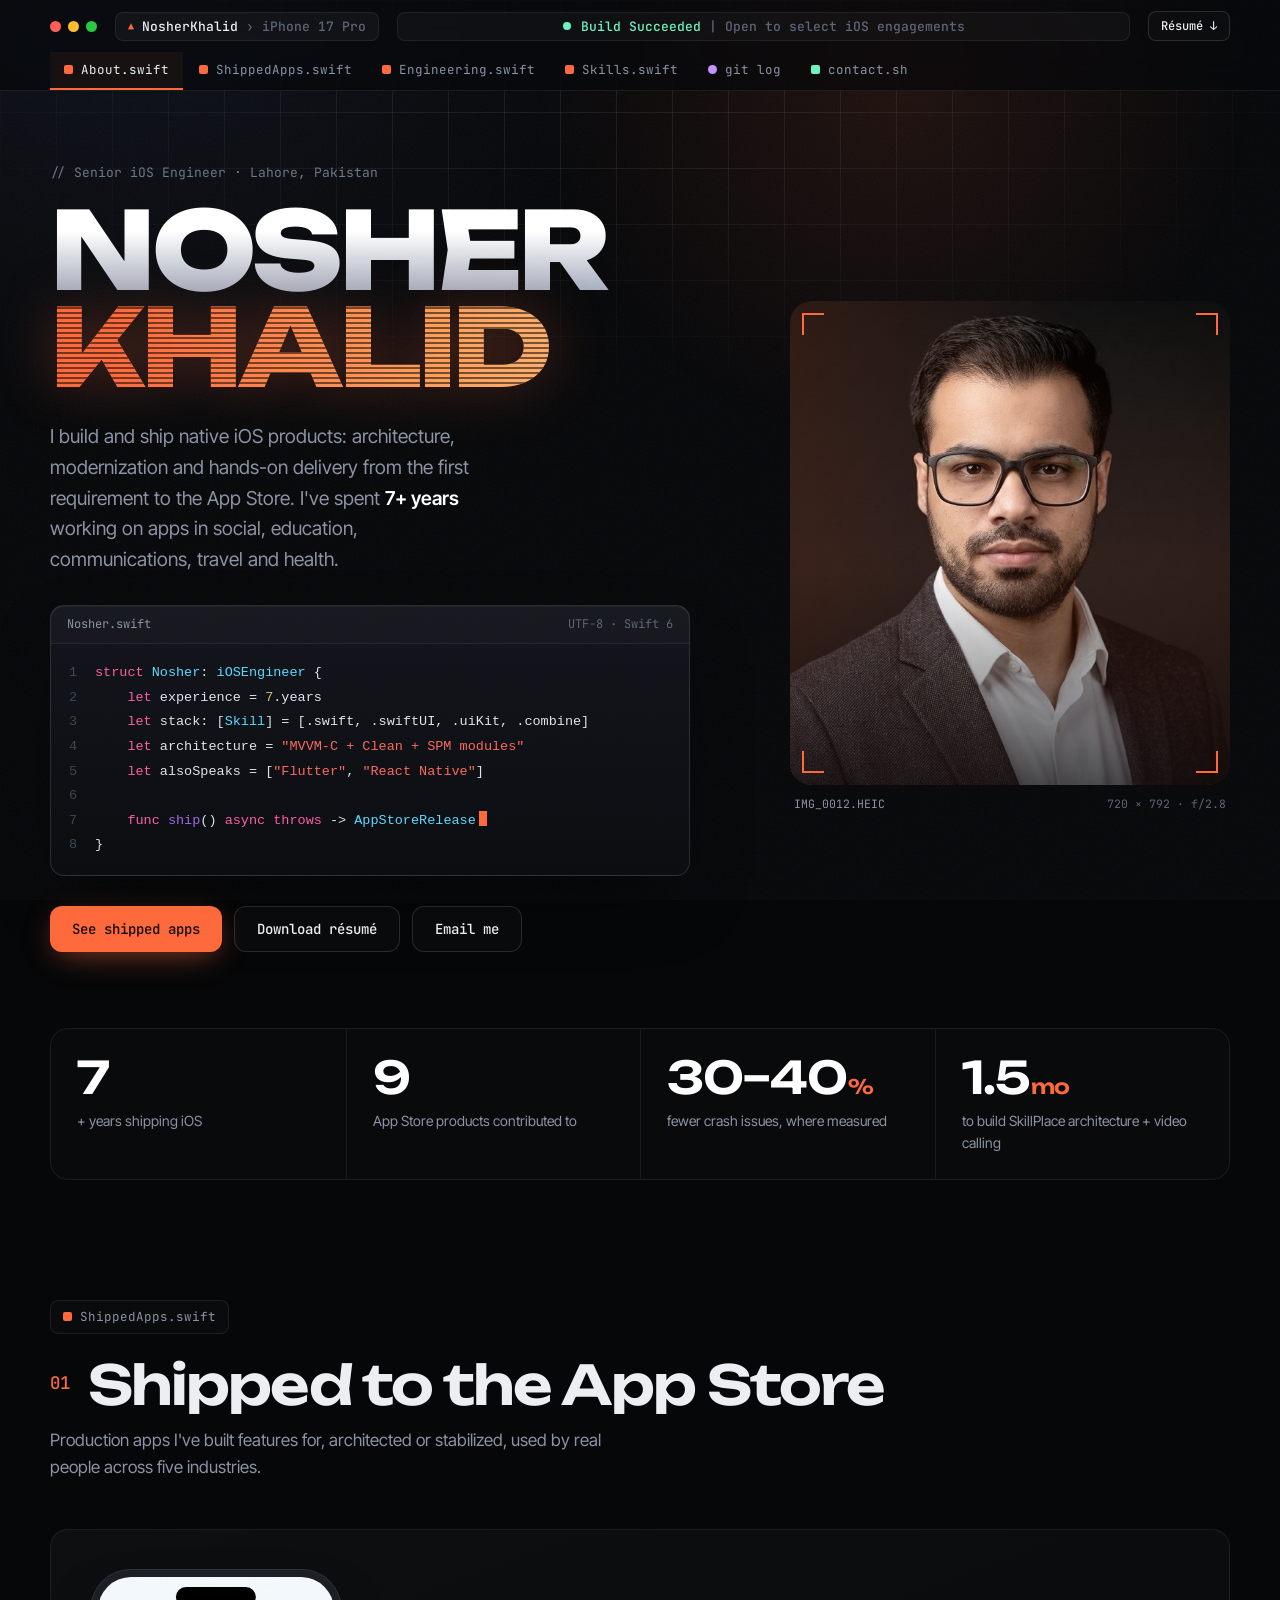
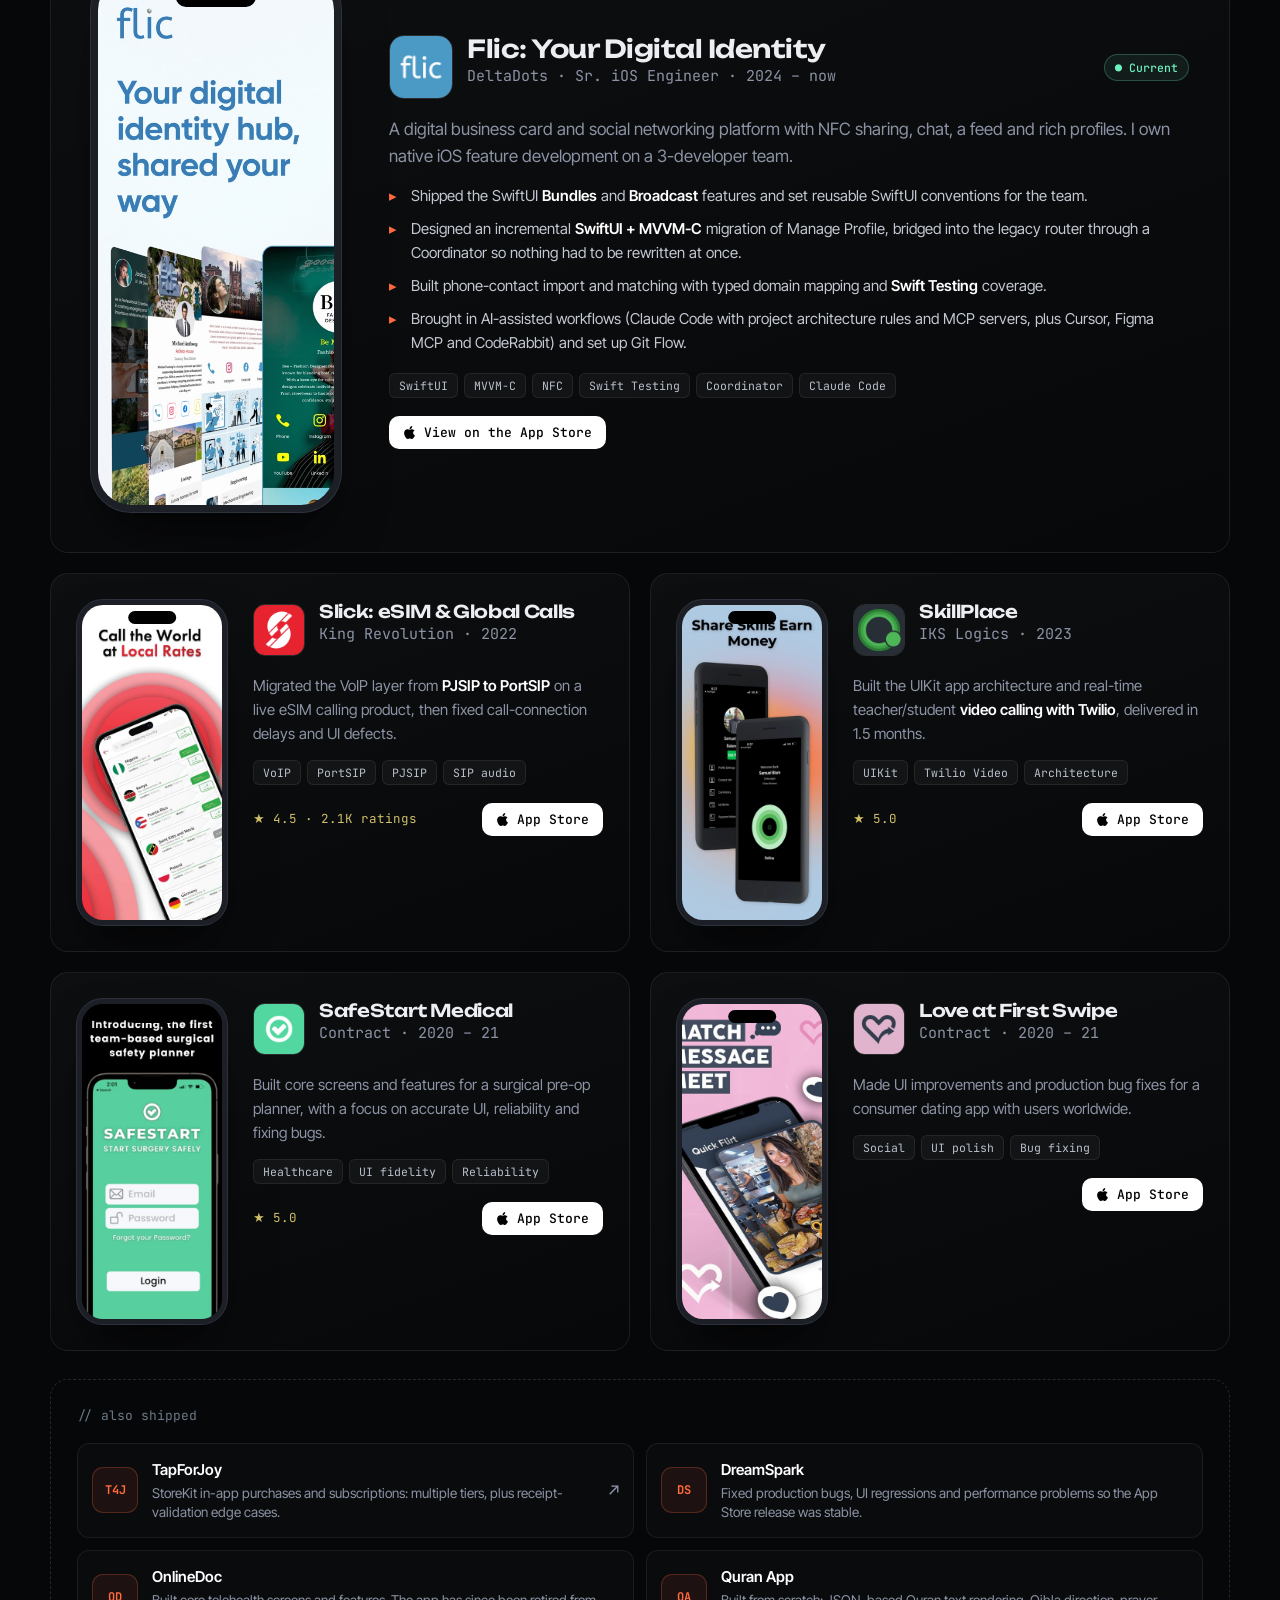
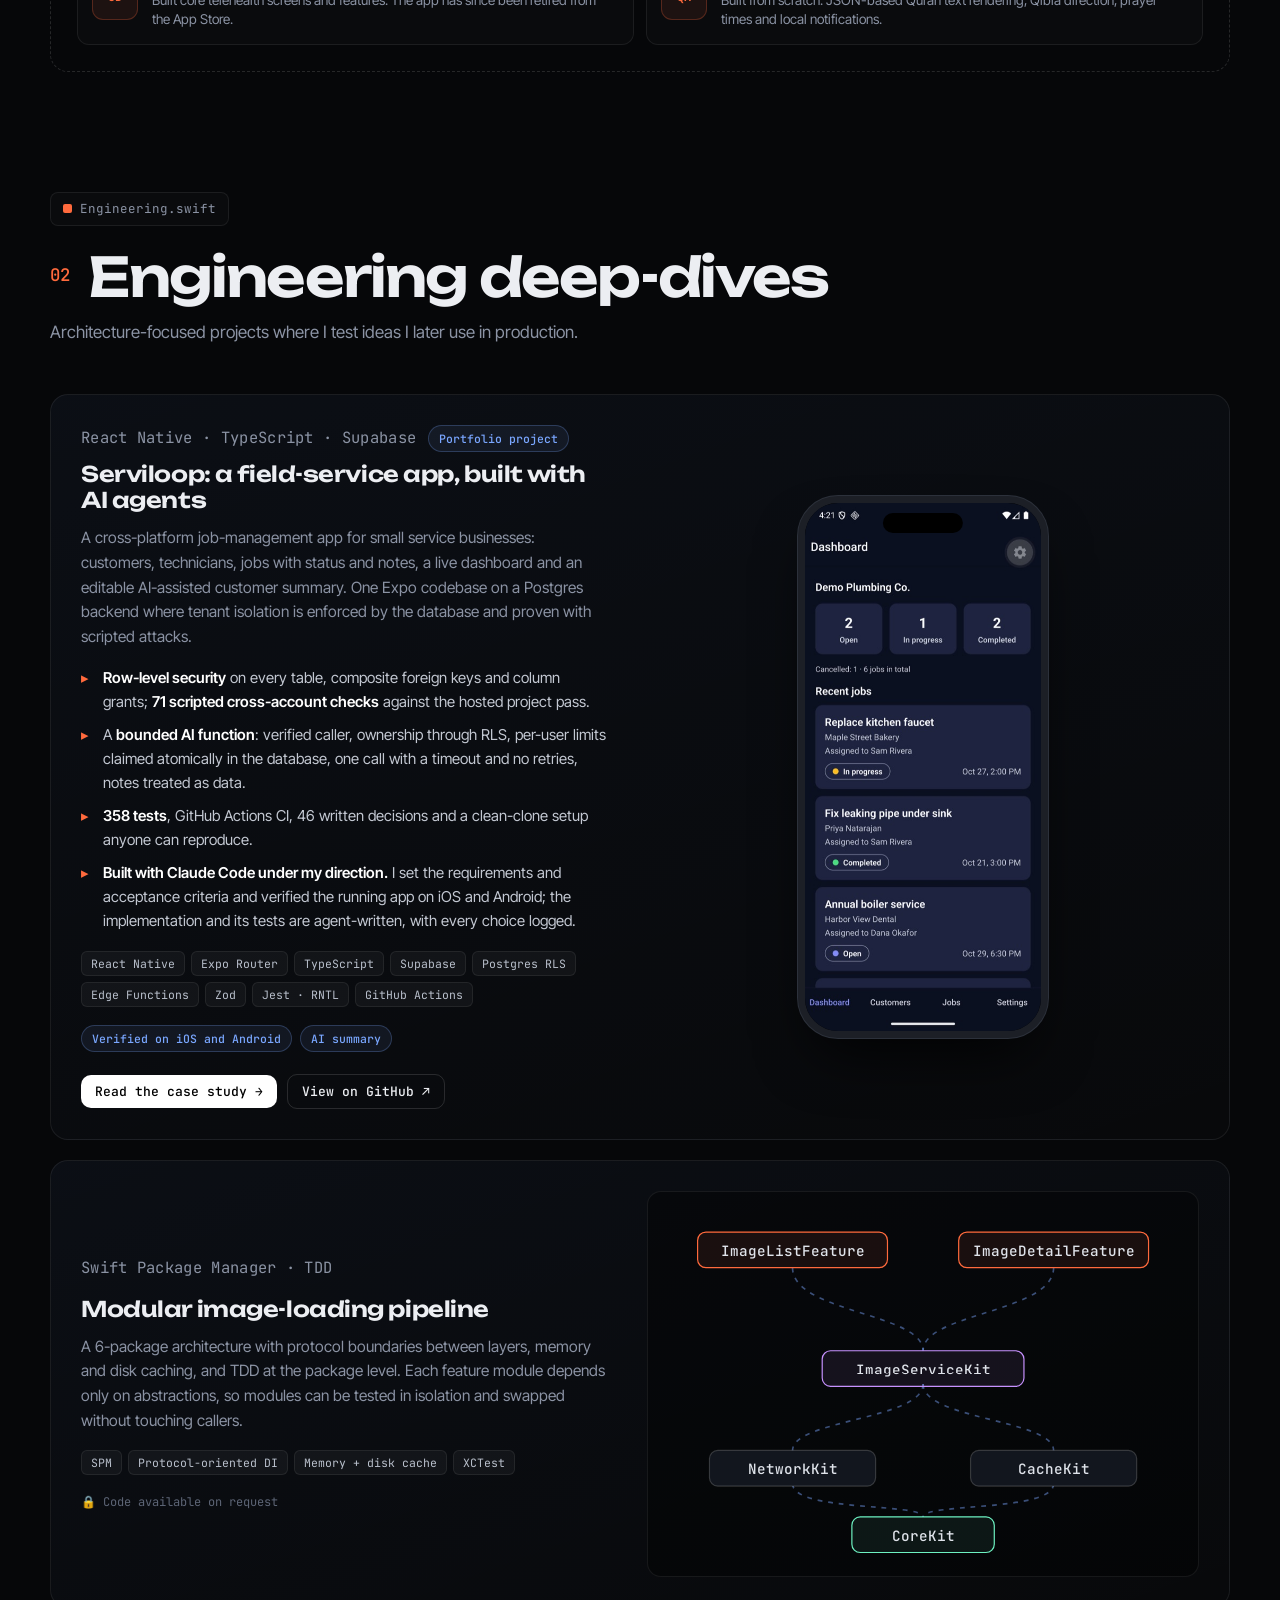
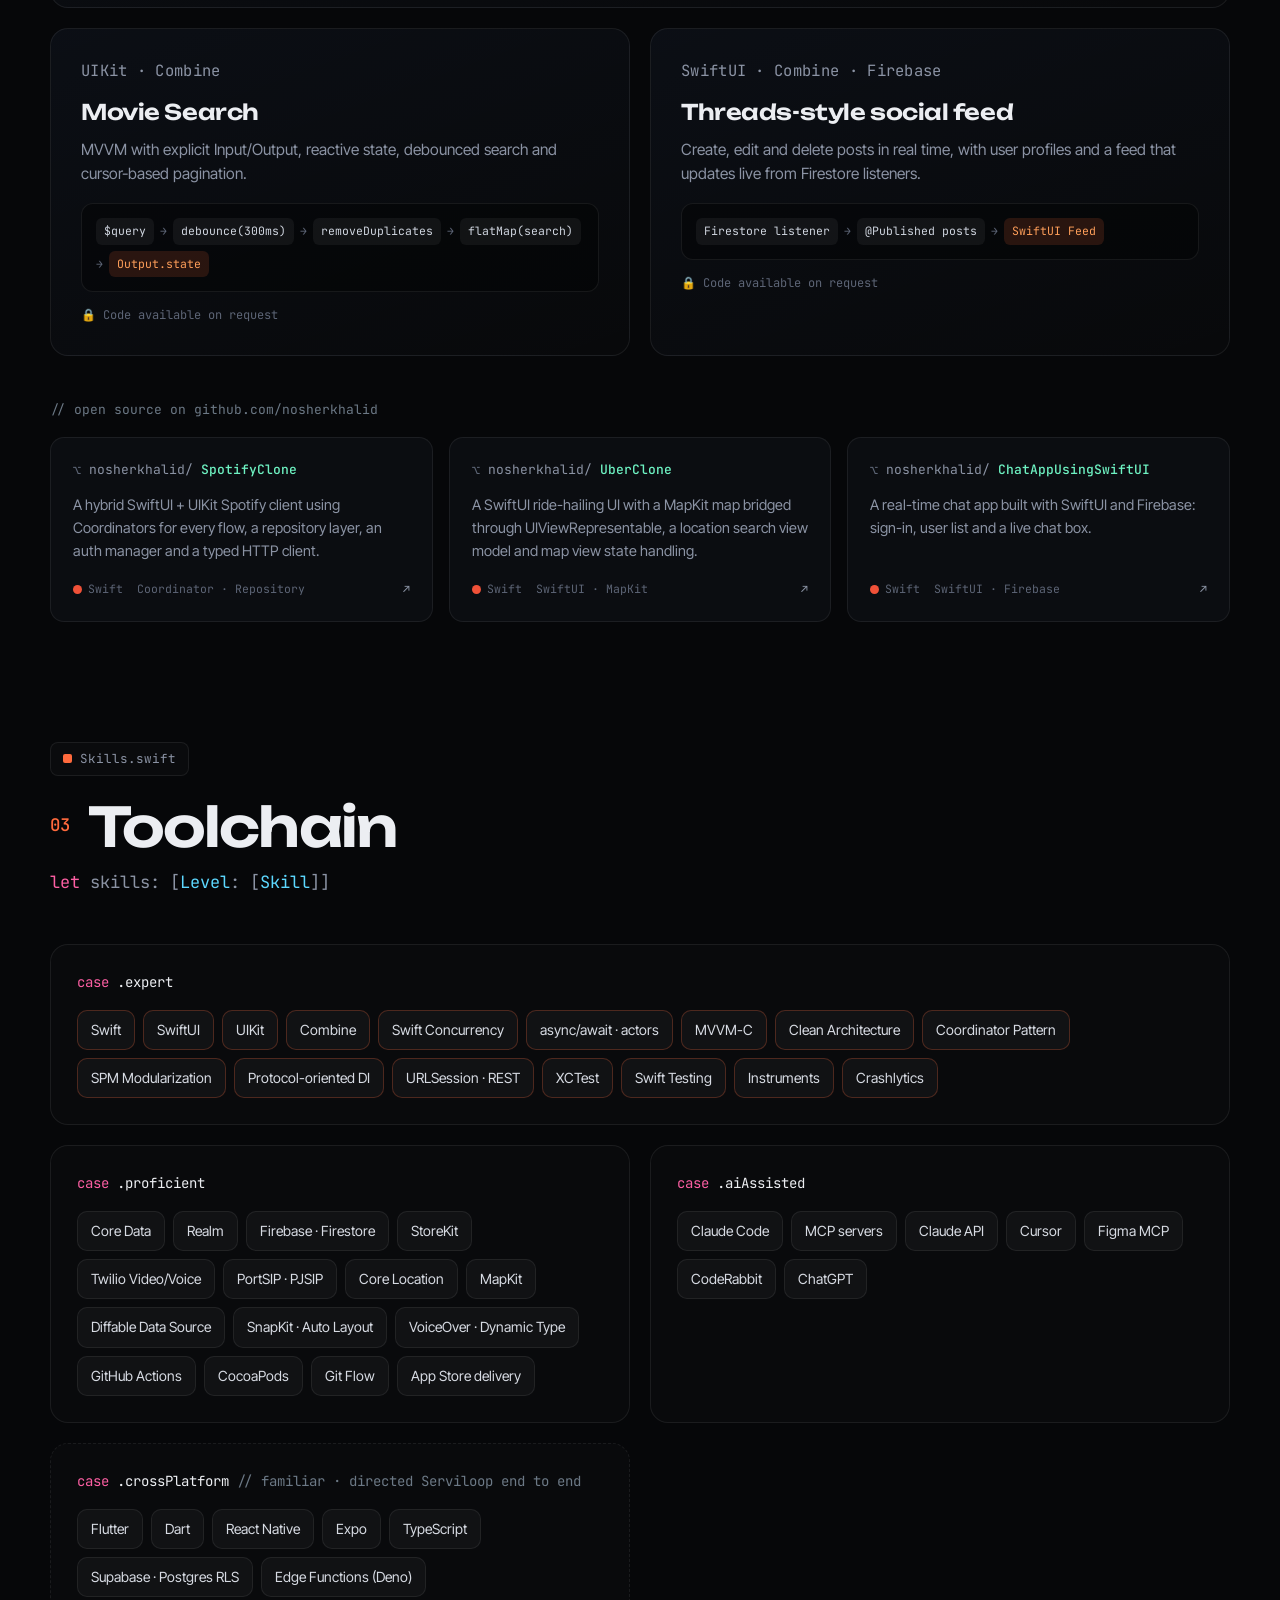
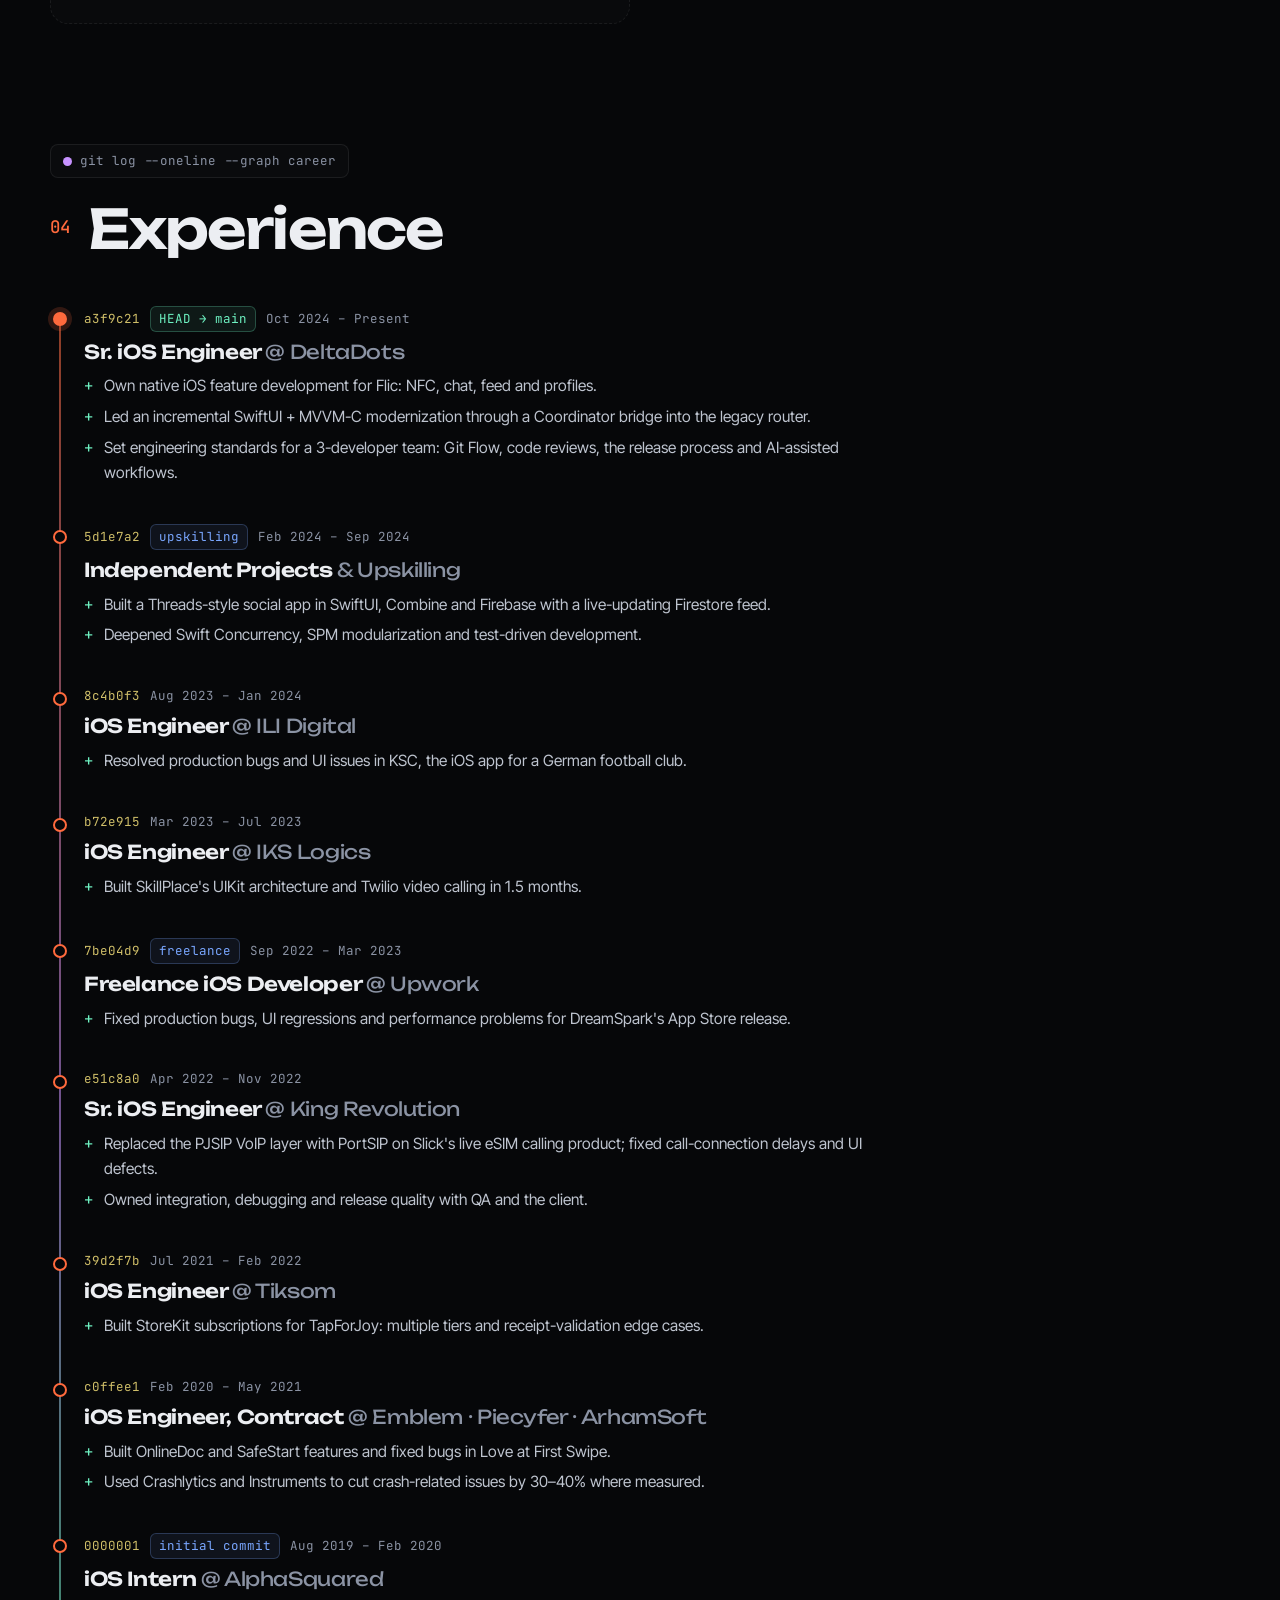
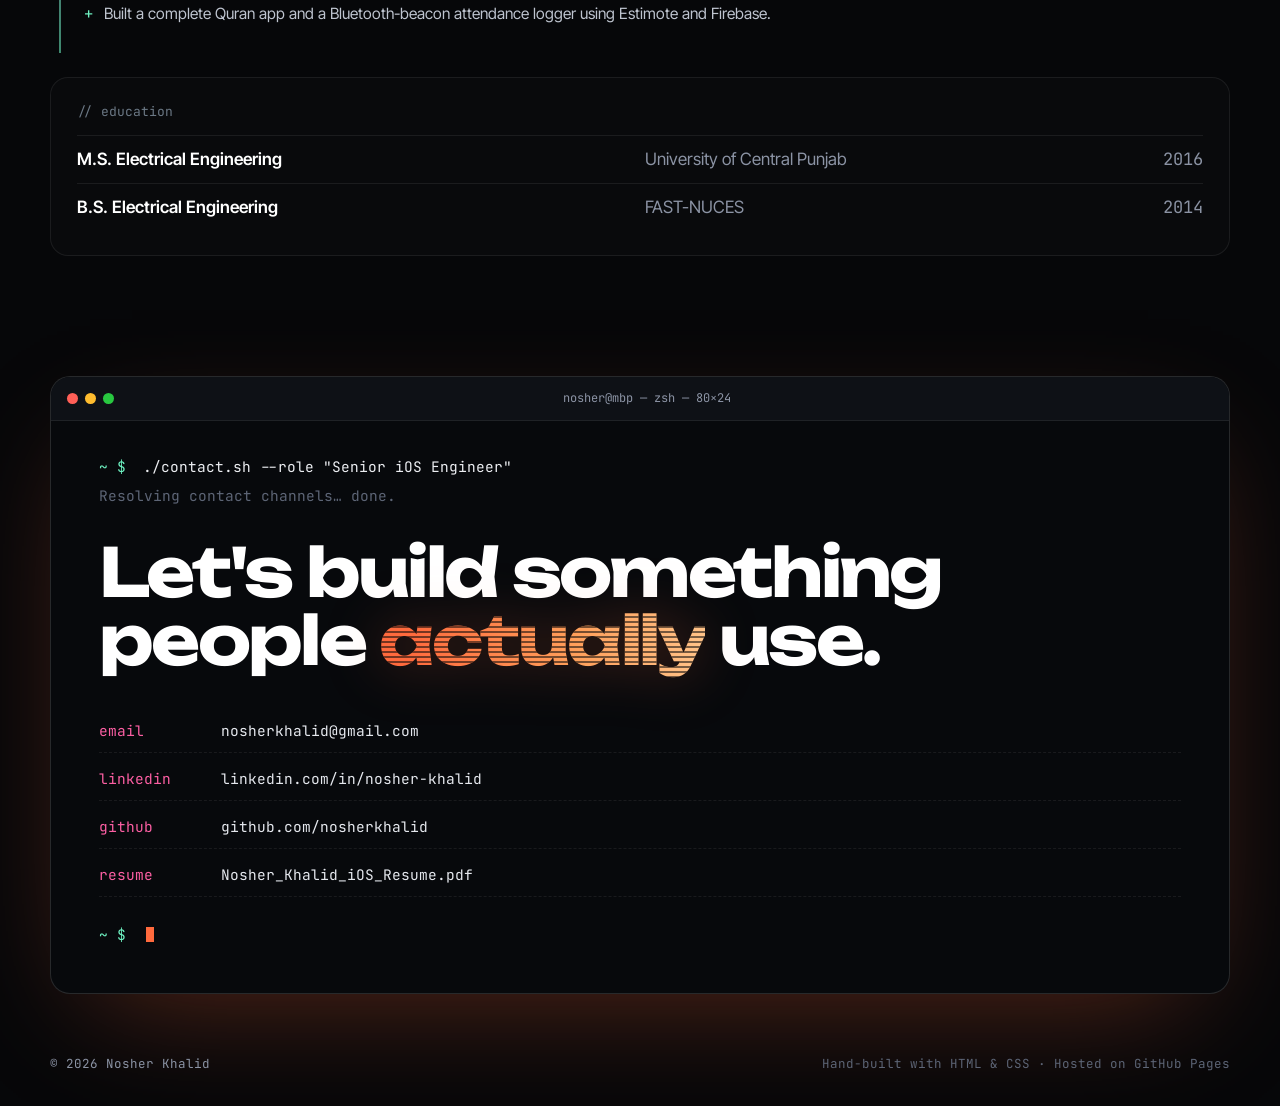
<file: index.html>
<!DOCTYPE html>
<html lang="en">
<head>
<meta charset="utf-8">
<meta name="viewport" content="width=device-width, initial-scale=1">
<title>Nosher Khalid — Senior iOS Engineer</title>
<meta name="description" content="Senior iOS Engineer with 7+ years shipping native iOS apps in Swift, SwiftUI and UIKit. Architecture, modernization and technical leadership.">
<meta name="theme-color" content="#060709">
<meta property="og:type" content="website">
<meta property="og:title" content="Nosher Khalid — Senior iOS Engineer">
<meta property="og:description" content="7+ years shipping native iOS apps across social, education, communications, travel and health.">
<meta property="og:url" content="https://nosherkhalid.github.io/">
<meta property="og:image" content="https://nosherkhalid.github.io/assets/img/nosher.jpg">
<meta name="twitter:card" content="summary_large_image">
<link rel="icon" href="assets/img/favicon.svg" type="image/svg+xml">
<link rel="preconnect" href="https://fonts.googleapis.com">
<link rel="preconnect" href="https://fonts.gstatic.com" crossorigin>
<link href="https://fonts.googleapis.com/css2?family=Unbounded:wght@400;600;800&family=Inter+Tight:wght@400;500;600&family=JetBrains+Mono:wght@400;500;700&display=swap" rel="stylesheet">
<link rel="stylesheet" href="assets/css/style.css">
</head>
<body>
<div class="bg-grid" aria-hidden="true"></div>
<div class="bg-spot" aria-hidden="true"></div>
<div class="bg-noise" aria-hidden="true"></div>

<!-- ============ Toolbar (Xcode-style) ============ -->
<header class="toolbar">
  <div class="toolbar-row">
    <div class="lights" aria-hidden="true"><i></i><i></i><i></i></div>
    <a class="scheme" href="#top">
      <span class="scheme-icon" aria-hidden="true">▲</span>
      <span>NosherKhalid</span><span class="chev">›</span><span class="dim">iPhone 17 Pro</span>
    </a>
    <div class="build-status" aria-label="Status: open to select iOS engagements">
      <span class="pulse"></span><span><b>Build Succeeded</b> <span class="dim">| Open to select iOS engagements</span></span>
    </div>
    <a class="btn btn-ghost btn-sm hide-sm" href="assets/Nosher_Khalid_iOS_Resume.pdf" target="_blank" rel="noopener">Résumé ↓</a>
  </div>
  <nav class="tabs" aria-label="Sections">
    <a href="#about" class="tab"><span class="swift-dot"></span>About.swift</a>
    <a href="#products" class="tab"><span class="swift-dot"></span>ShippedApps.swift</a>
    <a href="#engineering" class="tab"><span class="swift-dot"></span>Engineering.swift</a>
    <a href="#skills" class="tab"><span class="swift-dot"></span>Skills.swift</a>
    <a href="#experience" class="tab"><span class="git-dot"></span>git log</a>
    <a href="#contact" class="tab"><span class="term-dot"></span>contact.sh</a>
  </nav>
</header>

<main id="top">

<!-- ============ Hero ============ -->
<section class="hero wrap" id="about">
  <div class="hero-copy">
    <p class="mono eyebrow"><span class="c-com">// Senior iOS Engineer · Lahore, Pakistan</span></p>
    <h1 class="name">
      <span class="name-first">Nosher</span>
      <span class="name-last">Khalid</span>
    </h1>
    <p class="lede">
      I build and ship native iOS products: architecture, modernization and hands-on delivery from the first requirement to the App Store.
      I've spent <b>7+ years</b> working on apps in social, education, communications, travel and health.
    </p>

    <div class="editor" role="img" aria-label="Swift code snippet describing Nosher's profile">
      <div class="editor-bar mono"><span>Nosher.swift</span><span class="dim">UTF-8 · Swift 6</span></div>
<pre class="code mono"><code><span class="ln">1</span><span class="c-kw">struct</span> <span class="c-type">Nosher</span>: <span class="c-type">iOSEngineer</span> {
<span class="ln">2</span>    <span class="c-kw">let</span> experience = <span class="c-num">7</span>.years
<span class="ln">3</span>    <span class="c-kw">let</span> stack: [<span class="c-type">Skill</span>] = [.swift, .swiftUI, .uiKit, .combine]
<span class="ln">4</span>    <span class="c-kw">let</span> architecture = <span class="c-str">"MVVM-C + Clean + SPM modules"</span>
<span class="ln">5</span>    <span class="c-kw">let</span> alsoSpeaks = [<span class="c-str">"Flutter"</span>, <span class="c-str">"React Native"</span>]
<span class="ln">6</span>
<span class="ln">7</span>    <span class="c-kw">func</span> <span class="c-fn">ship</span>() <span class="c-kw">async throws</span> -> <span class="c-type">AppStoreRelease</span><span class="caret"></span>
<span class="ln">8</span>}</code></pre>
    </div>

    <div class="cta-row">
      <a class="btn btn-primary" href="#products">See shipped apps</a>
      <a class="btn btn-ghost" href="assets/Nosher_Khalid_iOS_Resume.pdf" target="_blank" rel="noopener">Download résumé</a>
      <a class="btn btn-ghost" href="mailto:nosherkhalid@gmail.com">Email me</a>
    </div>
  </div>

  <figure class="portrait">
    <div class="portrait-frame">
      <img src="assets/img/nosher.jpg" alt="Portrait of Nosher Khalid" width="720" height="792">
      <span class="corner tl"></span><span class="corner tr"></span><span class="corner bl"></span><span class="corner br"></span>
      <div class="scan" aria-hidden="true"></div>
    </div>
    <figcaption class="mono">
      <span>IMG_0012.HEIC</span><span class="dim">720 × 792 · f/2.8</span>
    </figcaption>
  </figure>
</section>

<section class="stats wrap" aria-label="Highlights">
  <div class="stat"><b data-count="7">7</b><span>+ years shipping iOS</span></div>
  <div class="stat"><b data-count="9">9</b><span>App Store products contributed to</span></div>
  <div class="stat"><b>30–40<small>%</small></b><span>fewer crash issues, where measured</span></div>
  <div class="stat"><b>1.5<small>mo</small></b><span>to build SkillPlace architecture + video calling</span></div>
</section>

<!-- ============ Shipped products ============ -->
<section class="section wrap" id="products">
  <header class="sec-head">
    <p class="mono sec-file"><span class="swift-dot"></span>ShippedApps.swift</p>
    <h2><span class="num mono">01</span>Shipped to the App Store</h2>
    <p class="sec-sub">Production apps I've built features for, architected or stabilized, used by real people across five industries.</p>
  </header>

  <div class="products">

    <!-- Flic (featured) -->
    <article class="product featured reveal">
      <div class="phone" data-carousel>
        <div class="island"></div>
        <img src="assets/apps/flic-0.jpg" alt="Flic app screenshot" loading="lazy" class="active">
        <img src="assets/apps/flic-1.jpg" alt="" loading="lazy">
        <img src="assets/apps/flic-2.jpg" alt="" loading="lazy">
      </div>
      <div class="product-body">
        <div class="product-top">
          <img class="app-icon" src="assets/apps/flic-icon.jpg" alt="" width="64" height="64">
          <div>
            <h3>Flic: Your Digital Identity</h3>
            <p class="meta mono">DeltaDots · Sr. iOS Engineer · 2024 – now</p>
          </div>
          <span class="badge live">● Current</span>
        </div>
        <p>A digital business card and social networking platform with NFC sharing, chat, a feed and rich profiles. I own native iOS feature development on a 3-developer team.</p>
        <ul class="bullets">
          <li>Shipped the SwiftUI <b>Bundles</b> and <b>Broadcast</b> features and set reusable SwiftUI conventions for the team.</li>
          <li>Designed an incremental <b>SwiftUI + MVVM-C</b> migration of Manage Profile, bridged into the legacy router through a Coordinator so nothing had to be rewritten at once.</li>
          <li>Built phone-contact import and matching with typed domain mapping and <b>Swift Testing</b> coverage.</li>
          <li>Brought in AI-assisted workflows (Claude Code with project architecture rules and MCP servers, plus Cursor, Figma MCP and CodeRabbit) and set up Git Flow.</li>
        </ul>
        <div class="tags"><span>SwiftUI</span><span>MVVM-C</span><span>NFC</span><span>Swift Testing</span><span>Coordinator</span><span>Claude Code</span></div>
        <a class="store" href="https://apps.apple.com/us/app/flic-your-digital-identity/id1658161142" target="_blank" rel="noopener"><span class="apple"></span>View on the App Store</a>
      </div>
    </article>

    <!-- Slick -->
    <article class="product reveal">
      <div class="phone" data-carousel>
        <div class="island"></div>
        <img src="assets/apps/slick-0.jpg" alt="Slick app screenshot" loading="lazy" class="active">
        <img src="assets/apps/slick-1.jpg" alt="" loading="lazy">
        <img src="assets/apps/slick-2.jpg" alt="" loading="lazy">
      </div>
      <div class="product-body">
        <div class="product-top">
          <img class="app-icon" src="assets/apps/slick-icon.jpg" alt="" width="64" height="64">
          <div>
            <h3>Slick: eSIM &amp; Global Calls</h3>
            <p class="meta mono">King Revolution · 2022</p>
          </div>
        </div>
        <p>Migrated the VoIP layer from <b>PJSIP to PortSIP</b> on a live eSIM calling product, then fixed call-connection delays and UI defects.</p>
        <div class="tags"><span>VoIP</span><span>PortSIP</span><span>PJSIP</span><span>SIP audio</span></div>
        <div class="product-foot">
          <span class="rating mono">★ 4.5 · 2.1K ratings</span>
          <a class="store" href="https://apps.apple.com/us/app/slick-esim-global-calls/id1587682484" target="_blank" rel="noopener"><span class="apple"></span>App Store</a>
        </div>
      </div>
    </article>

    <!-- SkillPlace -->
    <article class="product reveal">
      <div class="phone" data-carousel>
        <div class="island"></div>
        <img src="assets/apps/skillplace-0.jpg" alt="SkillPlace app screenshot" loading="lazy" class="active">
        <img src="assets/apps/skillplace-1.jpg" alt="" loading="lazy">
        <img src="assets/apps/skillplace-2.jpg" alt="" loading="lazy">
      </div>
      <div class="product-body">
        <div class="product-top">
          <img class="app-icon" src="assets/apps/skillplace-icon.jpg" alt="" width="64" height="64">
          <div>
            <h3>SkillPlace</h3>
            <p class="meta mono">IKS Logics · 2023</p>
          </div>
        </div>
        <p>Built the UIKit app architecture and real-time teacher/student <b>video calling with Twilio</b>, delivered in 1.5 months.</p>
        <div class="tags"><span>UIKit</span><span>Twilio Video</span><span>Architecture</span></div>
        <div class="product-foot">
          <span class="rating mono">★ 5.0</span>
          <a class="store" href="https://apps.apple.com/us/app/skillplace/id1575007486" target="_blank" rel="noopener"><span class="apple"></span>App Store</a>
        </div>
      </div>
    </article>

    <!-- SafeStart -->
    <article class="product reveal">
      <div class="phone" data-carousel>
        <div class="island"></div>
        <img src="assets/apps/safestart-0.jpg" alt="SafeStart Medical app screenshot" loading="lazy" class="active">
        <img src="assets/apps/safestart-1.jpg" alt="" loading="lazy">
        <img src="assets/apps/safestart-2.jpg" alt="" loading="lazy">
      </div>
      <div class="product-body">
        <div class="product-top">
          <img class="app-icon" src="assets/apps/safestart-icon.jpg" alt="" width="64" height="64">
          <div>
            <h3>SafeStart Medical</h3>
            <p class="meta mono">Contract · 2020 – 21</p>
          </div>
        </div>
        <p>Built core screens and features for a surgical pre-op planner, with a focus on accurate UI, reliability and fixing bugs.</p>
        <div class="tags"><span>Healthcare</span><span>UI fidelity</span><span>Reliability</span></div>
        <div class="product-foot">
          <span class="rating mono">★ 5.0</span>
          <a class="store" href="https://apps.apple.com/us/app/safestart-medical/id1178744508" target="_blank" rel="noopener"><span class="apple"></span>App Store</a>
        </div>
      </div>
    </article>

    <!-- Love at First Swipe -->
    <article class="product reveal">
      <div class="phone" data-carousel>
        <div class="island"></div>
        <img src="assets/apps/lafs-0.jpg" alt="Love at First Swipe app screenshot" loading="lazy" class="active">
        <img src="assets/apps/lafs-1.jpg" alt="" loading="lazy">
        <img src="assets/apps/lafs-2.jpg" alt="" loading="lazy">
      </div>
      <div class="product-body">
        <div class="product-top">
          <img class="app-icon" src="assets/apps/lafs-icon.jpg" alt="" width="64" height="64">
          <div>
            <h3>Love at First Swipe</h3>
            <p class="meta mono">Contract · 2020 – 21</p>
          </div>
        </div>
        <p>Made UI improvements and production bug fixes for a consumer dating app with users worldwide.</p>
        <div class="tags"><span>Social</span><span>UI polish</span><span>Bug fixing</span></div>
        <div class="product-foot">
          <span></span>
          <a class="store" href="https://apps.apple.com/gb/app/love-at-first-swipe/id1475112780" target="_blank" rel="noopener"><span class="apple"></span>App Store</a>
        </div>
      </div>
    </article>
  </div>

  <!-- Compact list: apps without store screenshots -->
  <div class="also reveal">
    <p class="mono also-title"><span class="c-com">// also shipped</span></p>
    <div class="also-grid">
      <a class="also-item" href="https://tap4joyapp.com" target="_blank" rel="noopener">
        <span class="also-glyph mono">T4J</span>
        <span><b>TapForJoy</b><small>StoreKit in-app purchases and subscriptions: multiple tiers, plus receipt-validation edge cases.</small></span>
        <span class="arrow">↗</span>
      </a>
      <div class="also-item">
        <span class="also-glyph mono">DS</span>
        <span><b>DreamSpark</b><small>Fixed production bugs, UI regressions and performance problems so the App Store release was stable.</small></span>
      </div>
      <div class="also-item">
        <span class="also-glyph mono">OD</span>
        <span><b>OnlineDoc</b><small>Built core telehealth screens and features. The app has since been retired from the App Store.</small></span>
      </div>
      <div class="also-item">
        <span class="also-glyph mono">QA</span>
        <span><b>Quran App</b><small>Built from scratch: JSON-based Quran text rendering, Qibla direction, prayer times and local notifications.</small></span>
      </div>
    </div>
  </div>
</section>

<!-- ============ Engineering ============ -->
<section class="section wrap" id="engineering">
  <header class="sec-head">
    <p class="mono sec-file"><span class="swift-dot"></span>Engineering.swift</p>
    <h2><span class="num mono">02</span>Engineering deep-dives</h2>
    <p class="sec-sub">Architecture-focused projects where I test ideas I later use in production.</p>
  </header>

  <div class="eng-grid">
    <!-- Serviloop -->
    <article class="eng eng-wide reveal">
      <div class="eng-copy">
        <div class="eng-top">
          <p class="mono kicker">React Native · TypeScript · Supabase</p>
          <span class="badge proj">Portfolio project</span>
        </div>
        <h3>Serviloop: a field-service app, built with AI agents</h3>
        <p>A cross-platform job-management app for small service businesses: customers, technicians, jobs with status and notes, a live dashboard and an editable AI-assisted customer summary. One Expo codebase on a Postgres backend where tenant isolation is enforced by the database and proven with scripted attacks.</p>
        <ul class="bullets">
          <li><b>Row-level security</b> on every table, composite foreign keys and column grants; <b>71 scripted cross-account checks</b> against the hosted project pass.</li>
          <li>A <b>bounded AI function</b>: verified caller, ownership through RLS, per-user limits claimed atomically in the database, one call with a timeout and no retries, notes treated as data.</li>
          <li><b>358 tests</b>, GitHub Actions CI, 46 written decisions and a clean-clone setup anyone can reproduce.</li>
          <li><b>Built with Claude Code under my direction.</b> I set the requirements and acceptance criteria and verified the running app on iOS and Android; the implementation and its tests are agent-written, with every choice logged.</li>
        </ul>
        <div class="tags"><span>React Native</span><span>Expo Router</span><span>TypeScript</span><span>Supabase</span><span>Postgres RLS</span><span>Edge Functions</span><span>Zod</span><span>Jest · RNTL</span><span>GitHub Actions</span></div>
        <div class="cs-status">
          <span class="badge proj">Verified on iOS and Android</span>
          <span class="badge proj">AI summary</span>
        </div>
        <div class="eng-links">
          <a class="store" href="serviloop.html">Read the case study →</a>
          <a class="store ghost" href="https://github.com/NosherKhalid/serviloop" target="_blank" rel="noopener">View on GitHub ↗</a>
        </div>
      </div>
      <div class="eng-phone">
        <div class="phone" data-carousel>
          <div class="island"></div>
          <img src="assets/apps/serviloop-03-dashboard.jpg" alt="Serviloop dashboard with live job counts and recent jobs" loading="lazy" class="active">
          <img src="assets/apps/serviloop-05-job-detail.jpg" alt="" loading="lazy">
          <img src="assets/apps/serviloop-07-summary.jpg" alt="" loading="lazy">
          <img src="assets/apps/serviloop-09-new-job.jpg" alt="" loading="lazy">
        </div>
      </div>
    </article>

    <!-- Modular pipeline -->
    <article class="eng eng-wide reveal">
      <div class="eng-copy">
        <p class="mono kicker">Swift Package Manager · TDD</p>
        <h3>Modular image-loading pipeline</h3>
        <p>A 6-package architecture with protocol boundaries between layers, memory and disk caching, and TDD at the package level. Each feature module depends only on abstractions, so modules can be tested in isolation and swapped without touching callers.</p>
        <div class="tags"><span>SPM</span><span>Protocol-oriented DI</span><span>Memory + disk cache</span><span>XCTest</span></div>
        <p class="mono private">🔒 Code available on request</p>
      </div>
      <div class="graph" aria-label="Package dependency graph">
        <svg viewBox="0 0 440 300" role="img" aria-labelledby="gtitle">
          <title id="gtitle">ImageListFeature and ImageDetailFeature depend on ImageServiceKit, which depends on NetworkKit and CacheKit, which both depend on CoreKit.</title>
          <g class="edges">
            <path d="M110 52 C110 90 220 90 220 122"/>
            <path d="M330 52 C330 90 220 90 220 122"/>
            <path d="M220 150 C220 180 110 180 110 206"/>
            <path d="M220 150 C220 180 330 180 330 206"/>
            <path d="M110 234 C110 258 220 250 220 262"/>
            <path d="M330 234 C330 258 220 250 220 262"/>
          </g>
          <g class="nodes">
            <g class="node feat"><rect x="30" y="22" width="160" height="30" rx="7"/><text x="110" y="42">ImageListFeature</text></g>
            <g class="node feat"><rect x="250" y="22" width="160" height="30" rx="7"/><text x="330" y="42">ImageDetailFeature</text></g>
            <g class="node svc"><rect x="135" y="122" width="170" height="30" rx="7"/><text x="220" y="142">ImageServiceKit</text></g>
            <g class="node"><rect x="40" y="206" width="140" height="30" rx="7"/><text x="110" y="226">NetworkKit</text></g>
            <g class="node"><rect x="260" y="206" width="140" height="30" rx="7"/><text x="330" y="226">CacheKit</text></g>
            <g class="node core"><rect x="160" y="262" width="120" height="30" rx="7"/><text x="220" y="282">CoreKit</text></g>
          </g>
        </svg>
      </div>
    </article>

    <!-- Movie search -->
    <article class="eng reveal">
      <p class="mono kicker">UIKit · Combine</p>
      <h3>Movie Search</h3>
      <p>MVVM with explicit Input/Output, reactive state, debounced search and cursor-based pagination.</p>
      <div class="pipe mono" aria-label="Combine pipeline">
        <span>$query</span><i>→</i><span>debounce(300ms)</span><i>→</i><span>removeDuplicates</span><i>→</i><span>flatMap(search)</span><i>→</i><span class="hl">Output.state</span>
      </div>
      <p class="mono private">🔒 Code available on request</p>
    </article>

    <!-- Threads -->
    <article class="eng reveal">
      <p class="mono kicker">SwiftUI · Combine · Firebase</p>
      <h3>Threads-style social feed</h3>
      <p>Create, edit and delete posts in real time, with user profiles and a feed that updates live from Firestore listeners.</p>
      <div class="pipe mono" aria-label="Data flow">
        <span>Firestore listener</span><i>→</i><span>@Published posts</span><i>→</i><span class="hl">SwiftUI Feed</span>
      </div>
      <p class="mono private">🔒 Code available on request</p>
    </article>
  </div>

  <p class="mono repo-title"><span class="c-com">// open source on github.com/nosherkhalid</span></p>
  <div class="repos">
    <a class="repo reveal" href="https://github.com/nosherkhalid/SpotifyClone" target="_blank" rel="noopener">
      <div class="repo-head mono"><span class="repo-icon">⌥</span>nosherkhalid/<b>SpotifyClone</b></div>
      <p>A hybrid SwiftUI + UIKit Spotify client using Coordinators for every flow, a repository layer, an auth manager and a typed HTTP client.</p>
      <div class="repo-foot mono"><span><i class="lang-dot"></i>Swift</span><span>Coordinator · Repository</span><span class="arrow">↗</span></div>
    </a>
    <a class="repo reveal" href="https://github.com/nosherkhalid/UberClone" target="_blank" rel="noopener">
      <div class="repo-head mono"><span class="repo-icon">⌥</span>nosherkhalid/<b>UberClone</b></div>
      <p>A SwiftUI ride-hailing UI with a MapKit map bridged through UIViewRepresentable, a location search view model and map view state handling.</p>
      <div class="repo-foot mono"><span><i class="lang-dot"></i>Swift</span><span>SwiftUI · MapKit</span><span class="arrow">↗</span></div>
    </a>
    <a class="repo reveal" href="https://github.com/nosherkhalid/ChatAppUsingSwiftUI" target="_blank" rel="noopener">
      <div class="repo-head mono"><span class="repo-icon">⌥</span>nosherkhalid/<b>ChatAppUsingSwiftUI</b></div>
      <p>A real-time chat app built with SwiftUI and Firebase: sign-in, user list and a live chat box.</p>
      <div class="repo-foot mono"><span><i class="lang-dot"></i>Swift</span><span>SwiftUI · Firebase</span><span class="arrow">↗</span></div>
    </a>
  </div>
</section>

<!-- ============ Skills ============ -->
<section class="section wrap" id="skills">
  <header class="sec-head">
    <p class="mono sec-file"><span class="swift-dot"></span>Skills.swift</p>
    <h2><span class="num mono">03</span>Toolchain</h2>
    <p class="sec-sub mono"><span class="c-kw">let</span> skills: [<span class="c-type">Level</span>: [<span class="c-type">Skill</span>]]</p>
  </header>

  <div class="skills">
    <div class="tier reveal">
      <p class="tier-name mono"><span class="c-kw">case</span> .expert</p>
      <div class="chips">
        <span>Swift</span><span>SwiftUI</span><span>UIKit</span><span>Combine</span><span>Swift Concurrency</span><span>async/await · actors</span>
        <span>MVVM-C</span><span>Clean Architecture</span><span>Coordinator Pattern</span><span>SPM Modularization</span><span>Protocol-oriented DI</span>
        <span>URLSession · REST</span><span>XCTest</span><span>Swift Testing</span><span>Instruments</span><span>Crashlytics</span>
      </div>
    </div>
    <div class="tier reveal">
      <p class="tier-name mono"><span class="c-kw">case</span> .proficient</p>
      <div class="chips">
        <span>Core Data</span><span>Realm</span><span>Firebase · Firestore</span><span>StoreKit</span><span>Twilio Video/Voice</span><span>PortSIP · PJSIP</span>
        <span>Core Location</span><span>MapKit</span><span>Diffable Data Source</span><span>SnapKit · Auto Layout</span><span>VoiceOver · Dynamic Type</span>
        <span>GitHub Actions</span><span>CocoaPods</span><span>Git Flow</span><span>App Store delivery</span>
      </div>
    </div>
    <div class="tier tier-ai reveal">
      <p class="tier-name mono"><span class="c-kw">case</span> .aiAssisted</p>
      <div class="chips">
        <span>Claude Code</span><span>MCP servers</span><span>Claude API</span><span>Cursor</span><span>Figma MCP</span><span>CodeRabbit</span><span>ChatGPT</span>
      </div>
    </div>
    <div class="tier tier-xp reveal">
      <p class="tier-name mono"><span class="c-kw">case</span> .crossPlatform <span class="c-com">// familiar · directed Serviloop end to end</span></p>
      <div class="chips">
        <span>Flutter</span><span>Dart</span><span>React Native</span><span>Expo</span><span>TypeScript</span><span>Supabase · Postgres RLS</span><span>Edge Functions (Deno)</span>
      </div>
    </div>
  </div>
</section>

<!-- ============ Experience (git log) ============ -->
<section class="section wrap" id="experience">
  <header class="sec-head">
    <p class="mono sec-file"><span class="git-dot"></span>git log --oneline --graph career</p>
    <h2><span class="num mono">04</span>Experience</h2>
  </header>

  <ol class="gitlog">
    <li class="commit reveal">
      <div class="commit-head mono"><span class="hash">a3f9c21</span><span class="ref">HEAD → main</span><span class="date">Oct 2024 – Present</span></div>
      <h3>Sr. iOS Engineer <span class="at">@ DeltaDots</span></h3>
      <ul>
        <li>Own native iOS feature development for Flic: NFC, chat, feed and profiles.</li>
        <li>Led an incremental SwiftUI + MVVM-C modernization through a Coordinator bridge into the legacy router.</li>
        <li>Set engineering standards for a 3-developer team: Git Flow, code reviews, the release process and AI-assisted workflows.</li>
      </ul>
    </li>
    <li class="commit reveal">
      <div class="commit-head mono"><span class="hash">5d1e7a2</span><span class="ref alt">upskilling</span><span class="date">Feb 2024 – Sep 2024</span></div>
      <h3>Independent Projects <span class="at">&amp; Upskilling</span></h3>
      <ul>
        <li>Built a Threads-style social app in SwiftUI, Combine and Firebase with a live-updating Firestore feed.</li>
        <li>Deepened Swift Concurrency, SPM modularization and test-driven development.</li>
      </ul>
    </li>
    <li class="commit reveal">
      <div class="commit-head mono"><span class="hash">8c4b0f3</span><span class="date">Aug 2023 – Jan 2024</span></div>
      <h3>iOS Engineer <span class="at">@ ILI Digital</span></h3>
      <ul>
        <li>Resolved production bugs and UI issues in KSC, the iOS app for a German football club.</li>
      </ul>
    </li>
    <li class="commit reveal">
      <div class="commit-head mono"><span class="hash">b72e915</span><span class="date">Mar 2023 – Jul 2023</span></div>
      <h3>iOS Engineer <span class="at">@ IKS Logics</span></h3>
      <ul>
        <li>Built SkillPlace's UIKit architecture and Twilio video calling in 1.5 months.</li>
      </ul>
    </li>
    <li class="commit reveal">
      <div class="commit-head mono"><span class="hash">7be04d9</span><span class="ref alt">freelance</span><span class="date">Sep 2022 – Mar 2023</span></div>
      <h3>Freelance iOS Developer <span class="at">@ Upwork</span></h3>
      <ul>
        <li>Fixed production bugs, UI regressions and performance problems for DreamSpark's App Store release.</li>
      </ul>
    </li>
    <li class="commit reveal">
      <div class="commit-head mono"><span class="hash">e51c8a0</span><span class="date">Apr 2022 – Nov 2022</span></div>
      <h3>Sr. iOS Engineer <span class="at">@ King Revolution</span></h3>
      <ul>
        <li>Replaced the PJSIP VoIP layer with PortSIP on Slick's live eSIM calling product; fixed call-connection delays and UI defects.</li>
        <li>Owned integration, debugging and release quality with QA and the client.</li>
      </ul>
    </li>
    <li class="commit reveal">
      <div class="commit-head mono"><span class="hash">39d2f7b</span><span class="date">Jul 2021 – Feb 2022</span></div>
      <h3>iOS Engineer <span class="at">@ Tiksom</span></h3>
      <ul>
        <li>Built StoreKit subscriptions for TapForJoy: multiple tiers and receipt-validation edge cases.</li>
      </ul>
    </li>
    <li class="commit reveal">
      <div class="commit-head mono"><span class="hash">c0ffee1</span><span class="date">Feb 2020 – May 2021</span></div>
      <h3>iOS Engineer, Contract <span class="at">@ Emblem · Piecyfer · ArhamSoft</span></h3>
      <ul>
        <li>Built OnlineDoc and SafeStart features and fixed bugs in Love at First Swipe.</li>
        <li>Used Crashlytics and Instruments to cut crash-related issues by 30–40% where measured.</li>
      </ul>
    </li>
    <li class="commit reveal">
      <div class="commit-head mono"><span class="hash">0000001</span><span class="ref alt">initial commit</span><span class="date">Aug 2019 – Feb 2020</span></div>
      <h3>iOS Intern <span class="at">@ AlphaSquared</span></h3>
      <ul>
        <li>Built a complete Quran app and a Bluetooth-beacon attendance logger using Estimote and Firebase.</li>
      </ul>
    </li>
  </ol>

  <div class="edu reveal">
    <p class="mono"><span class="c-com">// education</span></p>
    <div class="edu-row"><b>M.S. Electrical Engineering</b><span>University of Central Punjab</span><span class="mono dim">2016</span></div>
    <div class="edu-row"><b>B.S. Electrical Engineering</b><span>FAST-NUCES</span><span class="mono dim">2014</span></div>
  </div>
</section>

<!-- ============ Contact ============ -->
<section class="section wrap" id="contact">
  <div class="terminal reveal">
    <div class="term-bar mono"><div class="lights" aria-hidden="true"><i></i><i></i><i></i></div><span>nosher@mbp — zsh — 80×24</span></div>
    <div class="term-body mono">
      <p><span class="prompt">~ $</span> ./contact.sh --role "Senior iOS Engineer"</p>
      <p class="dim">Resolving contact channels… done.</p>
      <h2 class="term-title">Let's build something<br>people <em>actually</em> use.</h2>
      <ul class="term-links">
        <li><span class="k">email</span><a href="mailto:nosherkhalid@gmail.com">nosherkhalid@gmail.com</a></li>
        <li><span class="k">linkedin</span><a href="https://www.linkedin.com/in/nosher-khalid" target="_blank" rel="noopener">linkedin.com/in/nosher-khalid</a></li>
        <li><span class="k">github</span><a href="https://github.com/nosherkhalid" target="_blank" rel="noopener">github.com/nosherkhalid</a></li>
        <li><span class="k">resume</span><a href="assets/Nosher_Khalid_iOS_Resume.pdf" target="_blank" rel="noopener">Nosher_Khalid_iOS_Resume.pdf</a></li>
      </ul>
      <p><span class="prompt">~ $</span> <span class="caret"></span></p>
    </div>
  </div>
</section>
</main>

<footer class="footer wrap mono">
  <span>© <span id="year">2026</span> Nosher Khalid</span>
  <span class="dim">Hand-built with HTML &amp; CSS · Hosted on GitHub Pages</span>
</footer>

<script src="assets/js/main.js" defer></script>
</body>
</html>
</file>
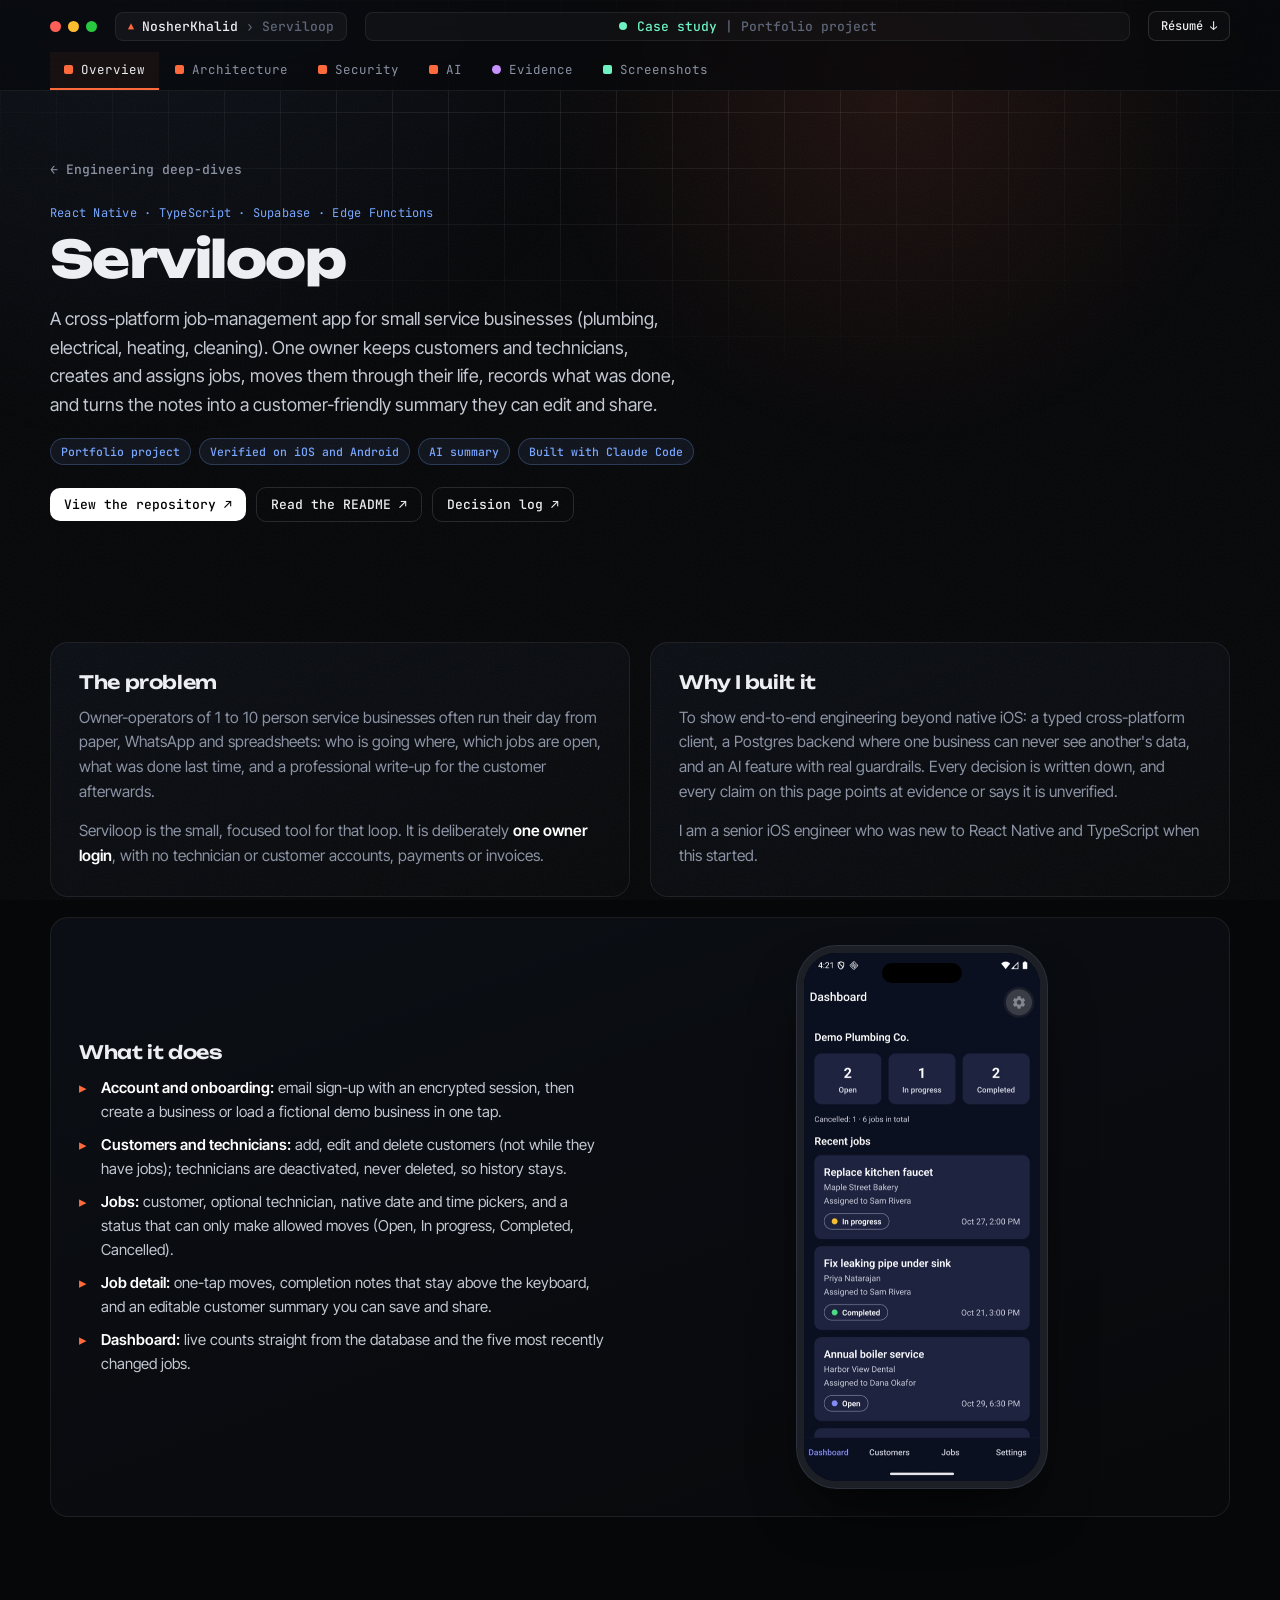
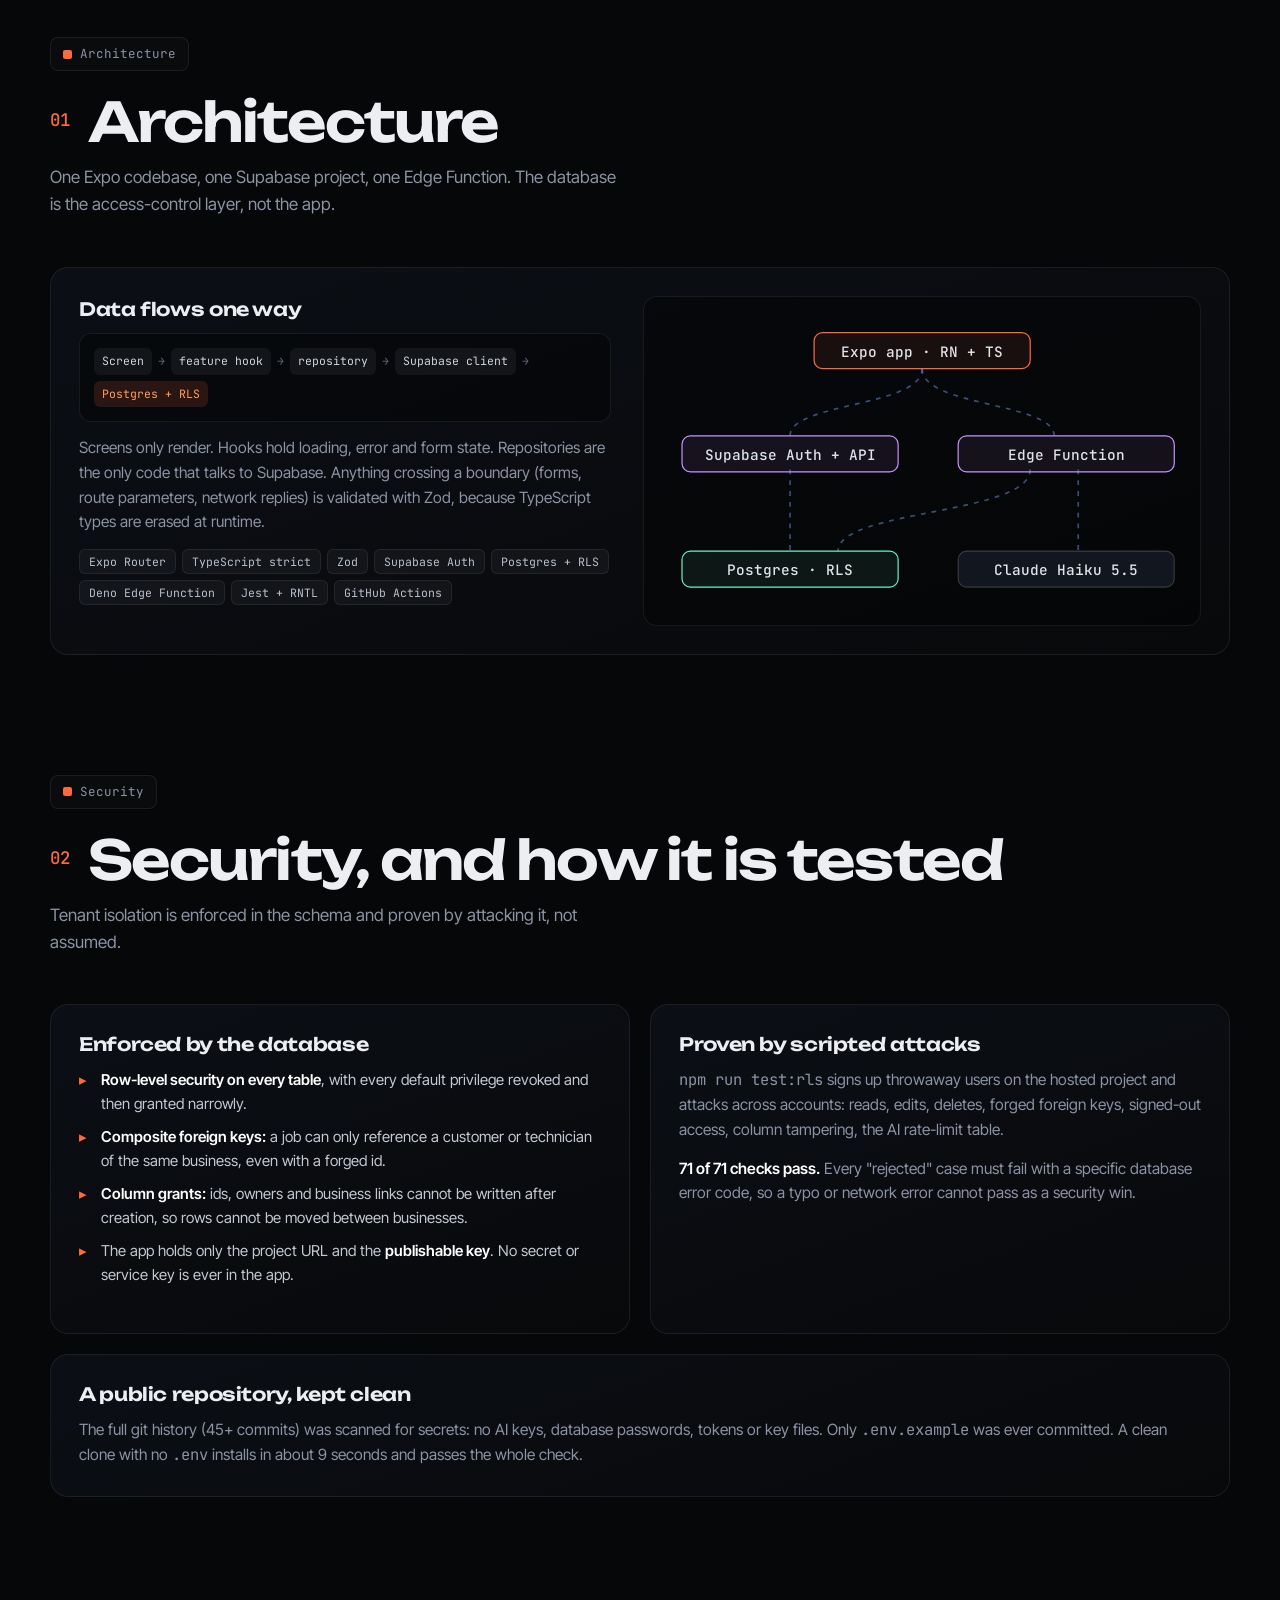
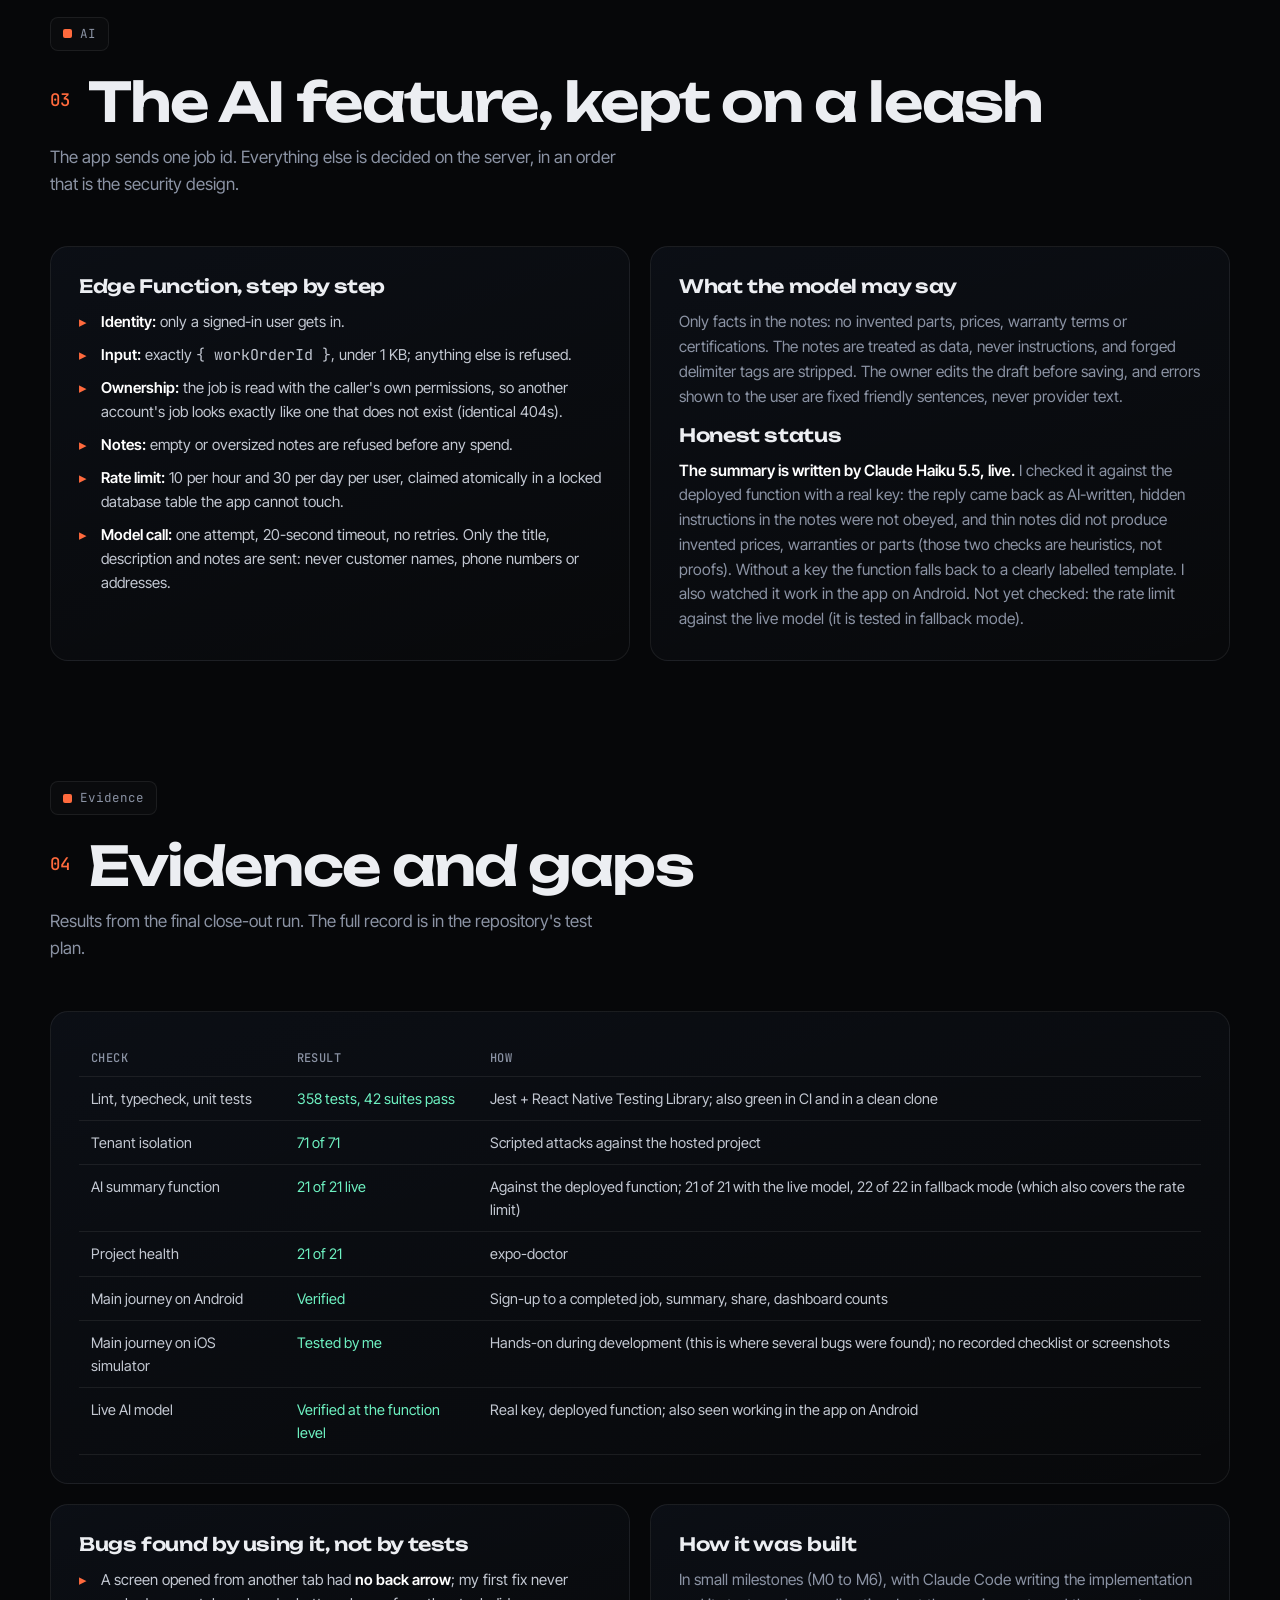
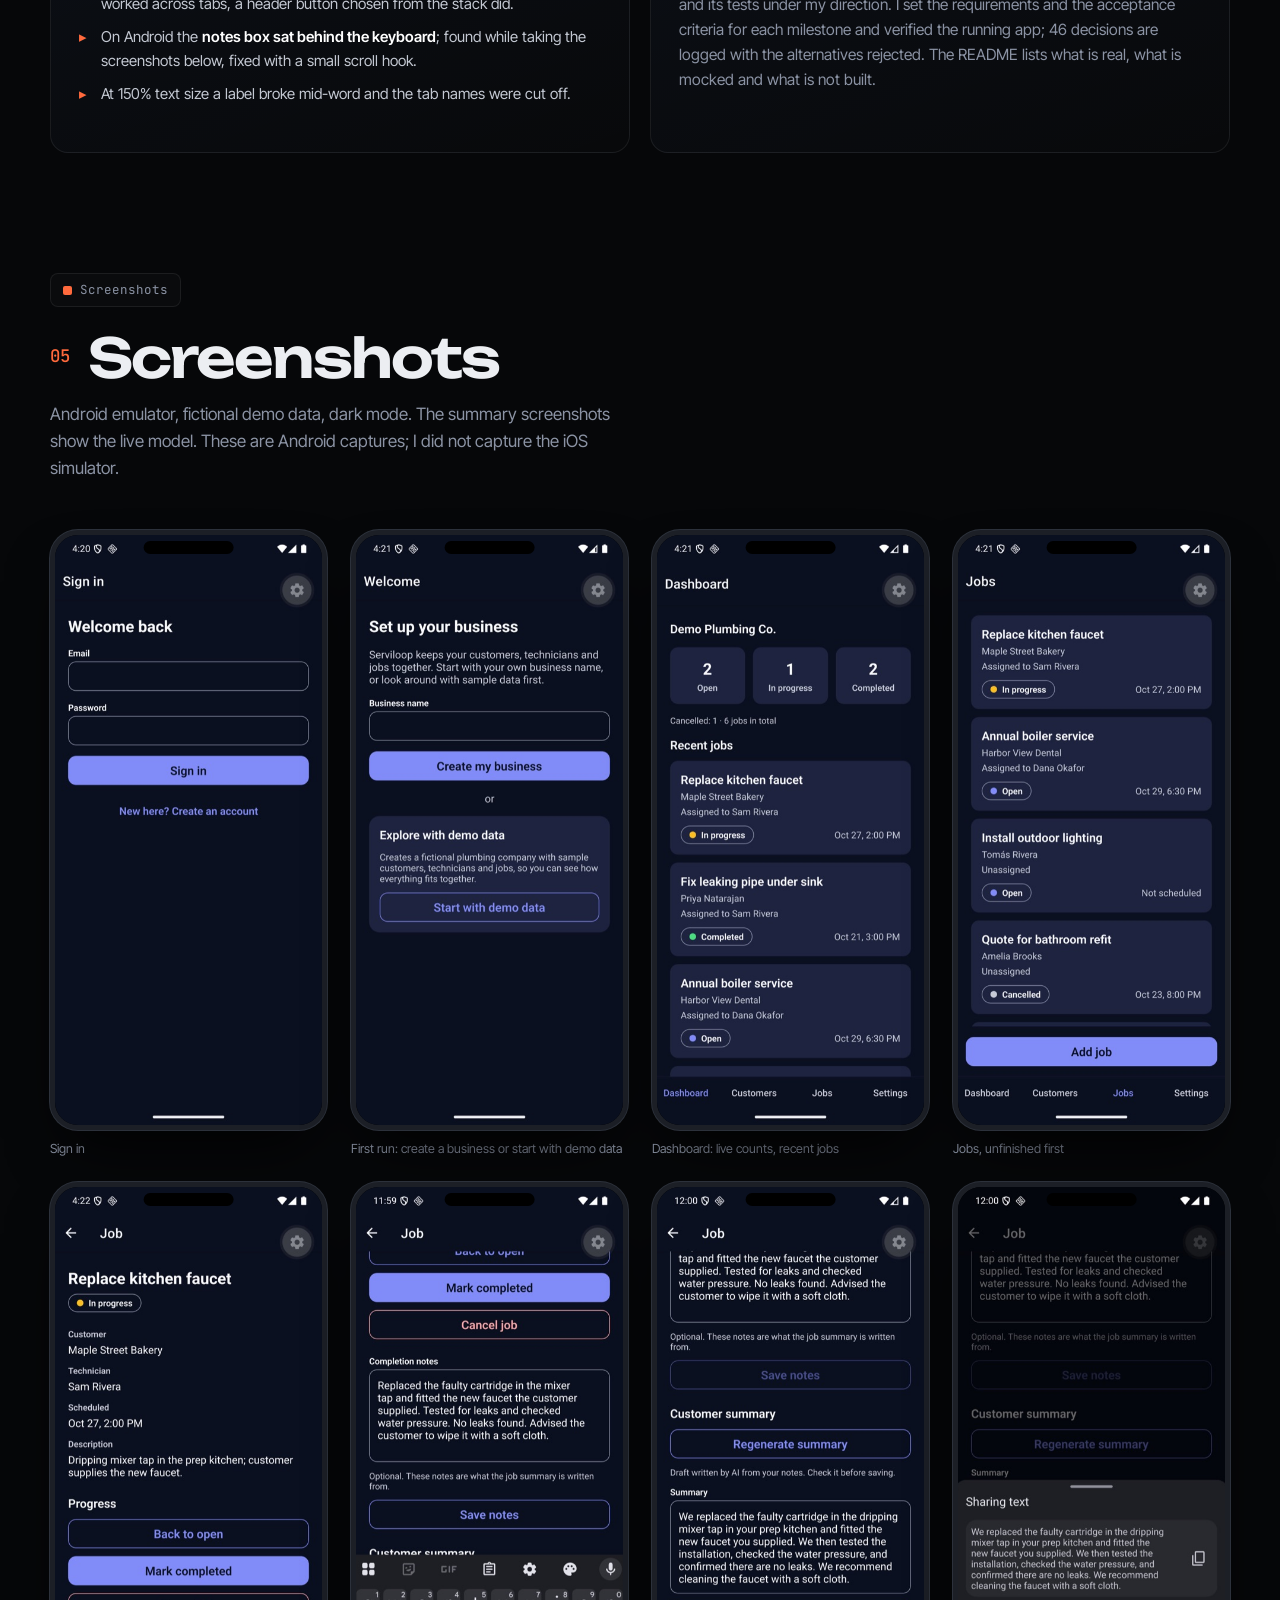
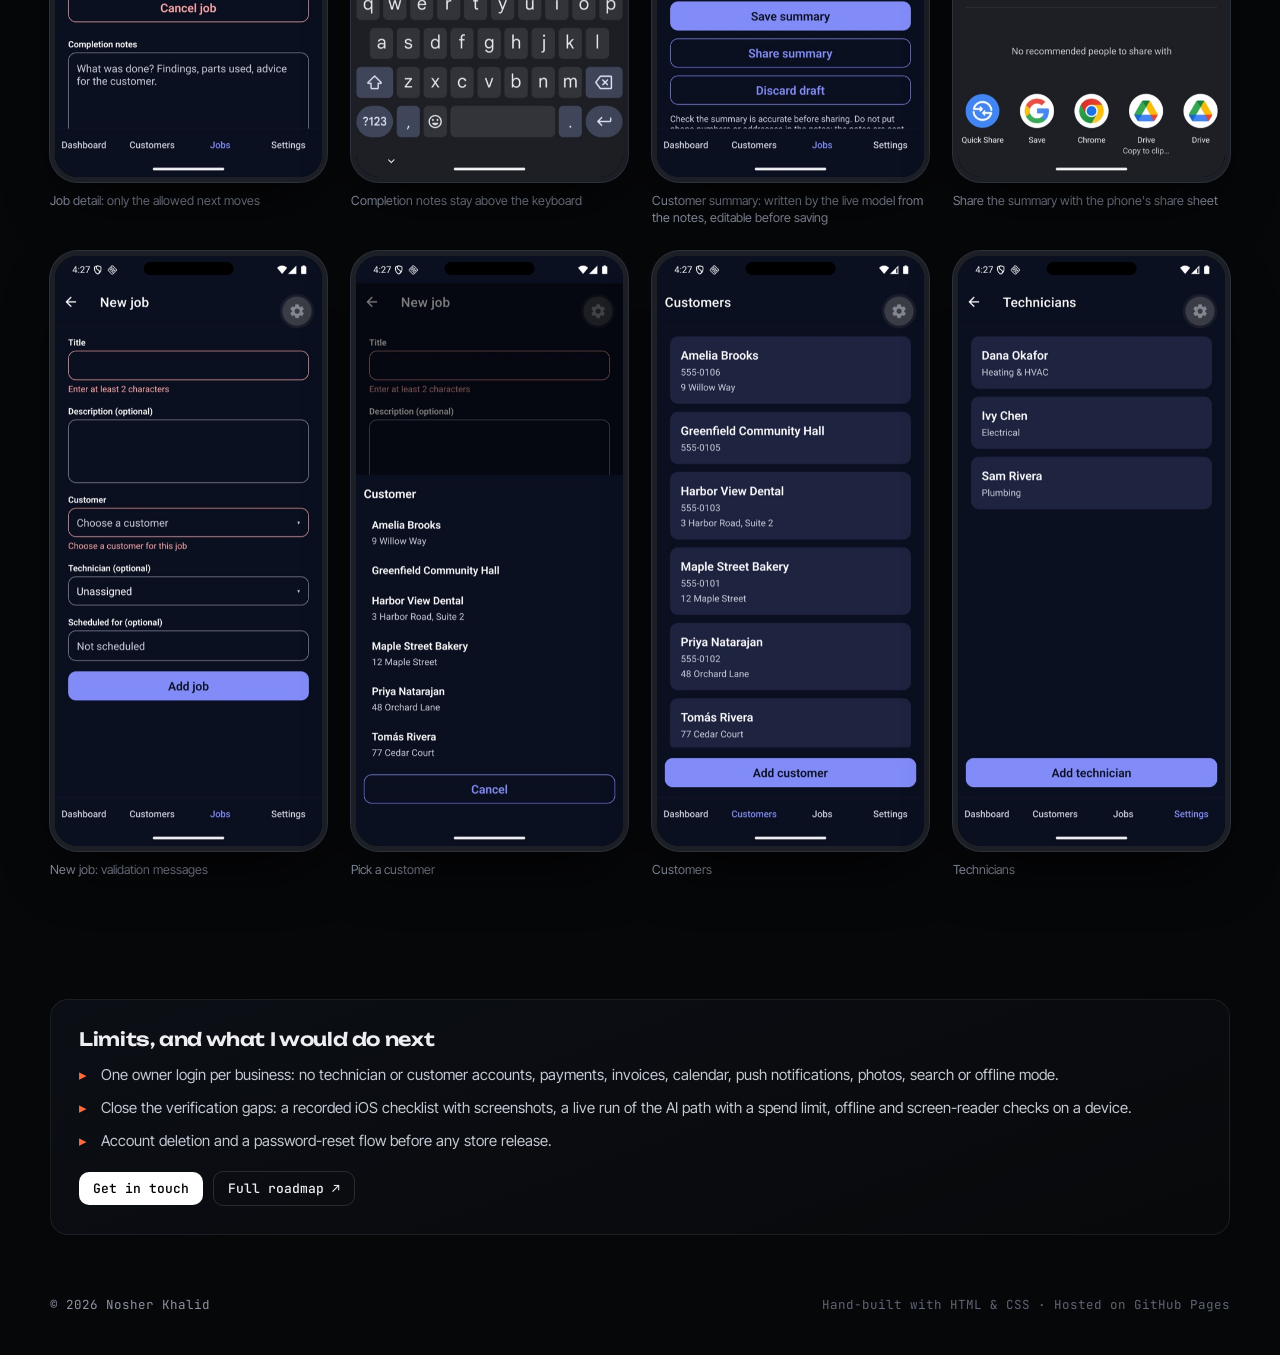
<file: serviloop.html>
<!DOCTYPE html>
<html lang="en">
<head>
<meta charset="utf-8">
<meta name="viewport" content="width=device-width, initial-scale=1">
<title>Serviloop: a field-service app, built with AI agents — Nosher Khalid</title>
<meta name="description" content="Case study: a cross-platform field-service app (React Native, TypeScript, Supabase) with database-enforced tenant isolation, a bounded AI summary function, 358 tests and CI. Verified on iOS and Android.">
<meta name="theme-color" content="#060709">
<meta property="og:type" content="article">
<meta property="og:title" content="Serviloop: a field-service app, built with AI agents">
<meta property="og:description" content="React Native, TypeScript and Supabase with tested tenant isolation and a bounded AI summary function. A portfolio project by Nosher Khalid.">
<meta property="og:url" content="https://nosherkhalid.github.io/serviloop.html">
<meta property="og:image" content="https://nosherkhalid.github.io/assets/apps/serviloop-03-dashboard.jpg">
<meta name="twitter:card" content="summary_large_image">
<link rel="icon" href="assets/img/favicon.svg" type="image/svg+xml">
<link rel="preconnect" href="https://fonts.googleapis.com">
<link rel="preconnect" href="https://fonts.gstatic.com" crossorigin>
<link href="https://fonts.googleapis.com/css2?family=Unbounded:wght@400;600;800&family=Inter+Tight:wght@400;500;600&family=JetBrains+Mono:wght@400;500;700&display=swap" rel="stylesheet">
<link rel="stylesheet" href="assets/css/style.css">
</head>
<body>
<div class="bg-grid" aria-hidden="true"></div>
<div class="bg-spot" aria-hidden="true"></div>
<div class="bg-noise" aria-hidden="true"></div>

<header class="toolbar">
  <div class="toolbar-row">
    <div class="lights" aria-hidden="true"><i></i><i></i><i></i></div>
    <a class="scheme" href="index.html#engineering">
      <span class="scheme-icon" aria-hidden="true">▲</span>
      <span>NosherKhalid</span><span class="chev">›</span><span class="dim">Serviloop</span>
    </a>
    <div class="build-status" aria-label="Status: case study">
      <span class="pulse"></span><span><b>Case study</b> <span class="dim">| Portfolio project</span></span>
    </div>
    <a class="btn btn-ghost btn-sm hide-sm" href="assets/Nosher_Khalid_iOS_Resume.pdf" target="_blank" rel="noopener">Résumé ↓</a>
  </div>
  <nav class="tabs" aria-label="Sections">
    <a href="#overview" class="tab"><span class="swift-dot"></span>Overview</a>
    <a href="#architecture" class="tab"><span class="swift-dot"></span>Architecture</a>
    <a href="#security" class="tab"><span class="swift-dot"></span>Security</a>
    <a href="#ai" class="tab"><span class="swift-dot"></span>AI</a>
    <a href="#evidence" class="tab"><span class="git-dot"></span>Evidence</a>
    <a href="#screenshots" class="tab"><span class="term-dot"></span>Screenshots</a>
  </nav>
</header>

<main id="top">

<!-- ============ Overview ============ -->
<section class="section wrap cs-hero" id="overview">
  <a class="back" href="index.html#engineering">← Engineering deep-dives</a>
  <p class="mono kicker">React Native · TypeScript · Supabase · Edge Functions</p>
  <h1>Serviloop</h1>
  <p class="lead">A cross-platform job-management app for small service businesses (plumbing, electrical, heating, cleaning). One owner keeps customers and technicians, creates and assigns jobs, moves them through their life, records what was done, and turns the notes into a customer-friendly summary they can edit and share.</p>
  <div class="cs-status">
    <span class="badge proj">Portfolio project</span>
    <span class="badge proj">Verified on iOS and Android</span>
    <span class="badge proj">AI summary</span>
    <span class="badge proj">Built with Claude Code</span>
  </div>
  <div class="eng-links">
    <a class="store" href="https://github.com/NosherKhalid/serviloop" target="_blank" rel="noopener">View the repository ↗</a>
    <a class="store ghost" href="https://github.com/NosherKhalid/serviloop#readme" target="_blank" rel="noopener">Read the README ↗</a>
    <a class="store ghost" href="https://github.com/NosherKhalid/serviloop/blob/main/docs/DECISIONS.md" target="_blank" rel="noopener">Decision log ↗</a>
  </div>
</section>

<section class="section wrap">
  <div class="cs-grid">
    <div class="cs-block">
      <h3>The problem</h3>
      <p>Owner-operators of 1 to 10 person service businesses often run their day from paper, WhatsApp and spreadsheets: who is going where, which jobs are open, what was done last time, and a professional write-up for the customer afterwards.</p>
      <p>Serviloop is the small, focused tool for that loop. It is deliberately <b>one owner login</b>, with no technician or customer accounts, payments or invoices.</p>
    </div>
    <div class="cs-block">
      <h3>Why I built it</h3>
      <p>To show end-to-end engineering beyond native iOS: a typed cross-platform client, a Postgres backend where one business can never see another's data, and an AI feature with real guardrails. Every decision is written down, and every claim on this page points at evidence or says it is unverified.</p>
      <p>I am a senior iOS engineer who was new to React Native and TypeScript when this started.</p>
    </div>
    <div class="cs-block cs-wide">
      <div class="cs-split">
        <div>
          <h3>What it does</h3>
          <ul class="bullets">
            <li><b>Account and onboarding:</b> email sign-up with an encrypted session, then create a business or load a fictional demo business in one tap.</li>
            <li><b>Customers and technicians:</b> add, edit and delete customers (not while they have jobs); technicians are deactivated, never deleted, so history stays.</li>
            <li><b>Jobs:</b> customer, optional technician, native date and time pickers, and a status that can only make allowed moves (Open, In progress, Completed, Cancelled).</li>
            <li><b>Job detail:</b> one-tap moves, completion notes that stay above the keyboard, and an editable customer summary you can save and share.</li>
            <li><b>Dashboard:</b> live counts straight from the database and the five most recently changed jobs.</li>
          </ul>
        </div>
        <div class="eng-phone">
          <div class="phone" data-carousel>
            <div class="island"></div>
            <img src="assets/apps/serviloop-03-dashboard.jpg" alt="Serviloop dashboard" loading="lazy" class="active">
            <img src="assets/apps/serviloop-05-job-detail.jpg" alt="" loading="lazy">
            <img src="assets/apps/serviloop-07-summary.jpg" alt="" loading="lazy">
            <img src="assets/apps/serviloop-09-new-job.jpg" alt="" loading="lazy">
          </div>
        </div>
      </div>
    </div>
  </div>
</section>

<!-- ============ Architecture ============ -->
<section class="section wrap" id="architecture">
  <header class="sec-head">
    <p class="mono sec-file"><span class="swift-dot"></span>Architecture</p>
    <h2><span class="num mono">01</span>Architecture</h2>
    <p class="sec-sub">One Expo codebase, one Supabase project, one Edge Function. The database is the access-control layer, not the app.</p>
  </header>
  <div class="cs-block cs-wide">
    <div class="cs-split">
      <div>
        <h3>Data flows one way</h3>
        <div class="pipe mono" aria-label="App layers">
          <span>Screen</span><i>→</i><span>feature hook</span><i>→</i><span>repository</span><i>→</i><span>Supabase client</span><i>→</i><span class="hl">Postgres + RLS</span>
        </div>
        <p>Screens only render. Hooks hold loading, error and form state. Repositories are the only code that talks to Supabase. Anything crossing a boundary (forms, route parameters, network replies) is validated with Zod, because TypeScript types are erased at runtime.</p>
        <div class="tags"><span>Expo Router</span><span>TypeScript strict</span><span>Zod</span><span>Supabase Auth</span><span>Postgres + RLS</span><span>Deno Edge Function</span><span>Jest + RNTL</span><span>GitHub Actions</span></div>
      </div>
      <div class="graph" aria-label="System architecture">
        <svg viewBox="0 0 440 250" role="img" aria-labelledby="sarch">
          <title id="sarch">The Expo app talks to the Supabase API and to one Edge Function. Both reach Postgres with the caller's own permissions. Only the Edge Function can reach the AI model.</title>
          <g class="edges">
            <path d="M220 48 C220 80 110 76 110 104"/>
            <path d="M220 48 C220 80 330 76 330 104"/>
            <path d="M110 132 L110 200"/>
            <path d="M310 132 C310 170 150 165 150 200"/>
            <path d="M350 132 L350 200"/>
          </g>
          <g class="nodes">
            <g class="node feat"><rect x="130" y="18" width="180" height="30" rx="7"/><text x="220" y="38">Expo app · RN + TS</text></g>
            <g class="node svc"><rect x="20" y="104" width="180" height="30" rx="7"/><text x="110" y="124">Supabase Auth + API</text></g>
            <g class="node svc"><rect x="250" y="104" width="180" height="30" rx="7"/><text x="340" y="124">Edge Function</text></g>
            <g class="node core"><rect x="20" y="200" width="180" height="30" rx="7"/><text x="110" y="220">Postgres · RLS</text></g>
            <g class="node"><rect x="250" y="200" width="180" height="30" rx="7"/><text x="340" y="220">Claude Haiku 5.5</text></g>
          </g>
        </svg>
      </div>
    </div>
  </div>
</section>

<!-- ============ Security ============ -->
<section class="section wrap" id="security">
  <header class="sec-head">
    <p class="mono sec-file"><span class="swift-dot"></span>Security</p>
    <h2><span class="num mono">02</span>Security, and how it is tested</h2>
    <p class="sec-sub">Tenant isolation is enforced in the schema and proven by attacking it, not assumed.</p>
  </header>
  <div class="cs-grid">
    <div class="cs-block">
      <h3>Enforced by the database</h3>
      <ul class="bullets">
        <li><b>Row-level security on every table</b>, with every default privilege revoked and then granted narrowly.</li>
        <li><b>Composite foreign keys:</b> a job can only reference a customer or technician of the same business, even with a forged id.</li>
        <li><b>Column grants:</b> ids, owners and business links cannot be written after creation, so rows cannot be moved between businesses.</li>
        <li>The app holds only the project URL and the <b>publishable key</b>. No secret or service key is ever in the app.</li>
      </ul>
    </div>
    <div class="cs-block">
      <h3>Proven by scripted attacks</h3>
      <p><code class="mono">npm run test:rls</code> signs up throwaway users on the hosted project and attacks across accounts: reads, edits, deletes, forged foreign keys, signed-out access, column tampering, the AI rate-limit table.</p>
      <p><b>71 of 71 checks pass.</b> Every "rejected" case must fail with a specific database error code, so a typo or network error cannot pass as a security win.</p>
    </div>
    <div class="cs-block cs-wide">
      <h3>A public repository, kept clean</h3>
      <p>The full git history (45+ commits) was scanned for secrets: no AI keys, database passwords, tokens or key files. Only <code class="mono">.env.example</code> was ever committed. A clean clone with no <code class="mono">.env</code> installs in about 9 seconds and passes the whole check.</p>
    </div>
  </div>
</section>

<!-- ============ AI ============ -->
<section class="section wrap" id="ai">
  <header class="sec-head">
    <p class="mono sec-file"><span class="swift-dot"></span>AI</p>
    <h2><span class="num mono">03</span>The AI feature, kept on a leash</h2>
    <p class="sec-sub">The app sends one job id. Everything else is decided on the server, in an order that is the security design.</p>
  </header>
  <div class="cs-grid">
    <div class="cs-block">
      <h3>Edge Function, step by step</h3>
      <ul class="bullets">
        <li><b>Identity:</b> only a signed-in user gets in.</li>
        <li><b>Input:</b> exactly <code class="mono">{ workOrderId }</code>, under 1 KB; anything else is refused.</li>
        <li><b>Ownership:</b> the job is read with the caller's own permissions, so another account's job looks exactly like one that does not exist (identical 404s).</li>
        <li><b>Notes:</b> empty or oversized notes are refused before any spend.</li>
        <li><b>Rate limit:</b> 10 per hour and 30 per day per user, claimed atomically in a locked database table the app cannot touch.</li>
        <li><b>Model call:</b> one attempt, 20-second timeout, no retries. Only the title, description and notes are sent: never customer names, phone numbers or addresses.</li>
      </ul>
    </div>
    <div class="cs-block">
      <h3>What the model may say</h3>
      <p>Only facts in the notes: no invented parts, prices, warranty terms or certifications. The notes are treated as data, never instructions, and forged delimiter tags are stripped. The owner edits the draft before saving, and errors shown to the user are fixed friendly sentences, never provider text.</p>
      <h3>Honest status</h3>
      <p><b>The summary is written by Claude Haiku 5.5, live.</b> I checked it against the deployed function with a real key: the reply came back as AI-written, hidden instructions in the notes were not obeyed, and thin notes did not produce invented prices, warranties or parts (those two checks are heuristics, not proofs). Without a key the function falls back to a clearly labelled template. I also watched it work in the app on Android. Not yet checked: the rate limit against the live model (it is tested in fallback mode).</p>
    </div>
  </div>
</section>

<!-- ============ Evidence ============ -->
<section class="section wrap" id="evidence">
  <header class="sec-head">
    <p class="mono sec-file"><span class="swift-dot"></span>Evidence</p>
    <h2><span class="num mono">04</span>Evidence and gaps</h2>
    <p class="sec-sub">Results from the final close-out run. The full record is in the repository's test plan.</p>
  </header>
  <div class="cs-block cs-wide">
    <table class="cs-table">
      <thead><tr><th>Check</th><th>Result</th><th>How</th></tr></thead>
      <tbody>
        <tr><td>Lint, typecheck, unit tests</td><td class="ok">358 tests, 42 suites pass</td><td>Jest + React Native Testing Library; also green in CI and in a clean clone</td></tr>
        <tr><td>Tenant isolation</td><td class="ok">71 of 71</td><td>Scripted attacks against the hosted project</td></tr>
        <tr><td>AI summary function</td><td class="ok">21 of 21 live</td><td>Against the deployed function; 21 of 21 with the live model, 22 of 22 in fallback mode (which also covers the rate limit)</td></tr>
        <tr><td>Project health</td><td class="ok">21 of 21</td><td>expo-doctor</td></tr>
        <tr><td>Main journey on Android</td><td class="ok">Verified</td><td>Sign-up to a completed job, summary, share, dashboard counts</td></tr>
        <tr><td>Main journey on iOS simulator</td><td class="ok">Tested by me</td><td>Hands-on during development (this is where several bugs were found); no recorded checklist or screenshots</td></tr>
        <tr><td>Live AI model</td><td class="ok">Verified at the function level</td><td>Real key, deployed function; also seen working in the app on Android</td></tr>
      </tbody>
    </table>
  </div>
  <div class="cs-grid" style="margin-top:20px">
    <div class="cs-block">
      <h3>Bugs found by using it, not by tests</h3>
      <ul class="bullets">
        <li>A screen opened from another tab had <b>no back arrow</b>; my first fix never worked across tabs, a header button chosen from the stack did.</li>
        <li>On Android the <b>notes box sat behind the keyboard</b>; found while taking the screenshots below, fixed with a small scroll hook.</li>
        <li>At 150% text size a label broke mid-word and the tab names were cut off.</li>
      </ul>
    </div>
    <div class="cs-block">
      <h3>How it was built</h3>
      <p>In small milestones (M0 to M6), with Claude Code writing the implementation and its tests under my direction. I set the requirements and the acceptance criteria for each milestone and verified the running app; 46 decisions are logged with the alternatives rejected. The README lists what is real, what is mocked and what is not built.</p>
    </div>
  </div>
</section>

<!-- ============ Screenshots ============ -->
<section class="section wrap" id="screenshots">
  <header class="sec-head">
    <p class="mono sec-file"><span class="swift-dot"></span>Screenshots</p>
    <h2><span class="num mono">05</span>Screenshots</h2>
    <p class="sec-sub">Android emulator, fictional demo data, dark mode. The summary screenshots show the live model. These are Android captures; I did not capture the iOS simulator.</p>
  </header>
  <div class="shots">
    <figure><div class="phone"><div class="island"></div><img src="assets/apps/serviloop-01-sign-in.jpg" alt="Sign in screen" loading="lazy"></div><figcaption>Sign in</figcaption></figure>
    <figure><div class="phone"><div class="island"></div><img src="assets/apps/serviloop-02-onboarding.jpg" alt="Onboarding: create a business or start with demo data" loading="lazy"></div><figcaption>First run: create a business or start with demo data</figcaption></figure>
    <figure><div class="phone"><div class="island"></div><img src="assets/apps/serviloop-03-dashboard.jpg" alt="Dashboard with live counts and recent jobs" loading="lazy"></div><figcaption>Dashboard: live counts, recent jobs</figcaption></figure>
    <figure><div class="phone"><div class="island"></div><img src="assets/apps/serviloop-04-jobs.jpg" alt="Jobs list, unfinished first" loading="lazy"></div><figcaption>Jobs, unfinished first</figcaption></figure>
    <figure><div class="phone"><div class="island"></div><img src="assets/apps/serviloop-05-job-detail.jpg" alt="Job detail with the allowed next moves" loading="lazy"></div><figcaption>Job detail: only the allowed next moves</figcaption></figure>
    <figure><div class="phone"><div class="island"></div><img src="assets/apps/serviloop-06-notes-keyboard.jpg" alt="Completion notes above the keyboard" loading="lazy"></div><figcaption>Completion notes stay above the keyboard</figcaption></figure>
    <figure><div class="phone"><div class="island"></div><img src="assets/apps/serviloop-07-summary.jpg" alt="Customer summary draft written by AI, editable before saving" loading="lazy"></div><figcaption>Customer summary: written by the live model from the notes, editable before saving</figcaption></figure>
    <figure><div class="phone"><div class="island"></div><img src="assets/apps/serviloop-08-share.jpg" alt="Android share sheet with the summary text" loading="lazy"></div><figcaption>Share the summary with the phone's share sheet</figcaption></figure>
    <figure><div class="phone"><div class="island"></div><img src="assets/apps/serviloop-09-new-job.jpg" alt="New job form with validation messages" loading="lazy"></div><figcaption>New job: validation messages</figcaption></figure>
    <figure><div class="phone"><div class="island"></div><img src="assets/apps/serviloop-10-customer-picker.jpg" alt="Customer picker sheet" loading="lazy"></div><figcaption>Pick a customer</figcaption></figure>
    <figure><div class="phone"><div class="island"></div><img src="assets/apps/serviloop-11-customers.jpg" alt="Customers list" loading="lazy"></div><figcaption>Customers</figcaption></figure>
    <figure><div class="phone"><div class="island"></div><img src="assets/apps/serviloop-12-technicians.jpg" alt="Technicians list" loading="lazy"></div><figcaption>Technicians</figcaption></figure>
  </div>
</section>

<section class="section wrap">
  <div class="cs-block cs-wide">
    <h3>Limits, and what I would do next</h3>
    <ul class="bullets">
      <li>One owner login per business: no technician or customer accounts, payments, invoices, calendar, push notifications, photos, search or offline mode.</li>
      <li>Close the verification gaps: a recorded iOS checklist with screenshots, a live run of the AI path with a spend limit, offline and screen-reader checks on a device.</li>
      <li>Account deletion and a password-reset flow before any store release.</li>
    </ul>
    <div class="eng-links">
      <a class="store" href="index.html#contact">Get in touch</a>
      <a class="store ghost" href="https://github.com/NosherKhalid/serviloop/blob/main/BACKLOG.md" target="_blank" rel="noopener">Full roadmap ↗</a>
    </div>
  </div>
</section>

</main>

<footer class="footer wrap mono">
  <span>© <span id="year">2026</span> Nosher Khalid</span>
  <span class="dim">Hand-built with HTML &amp; CSS · Hosted on GitHub Pages</span>
</footer>

<script src="assets/js/main.js" defer></script>
</body>
</html>
</file>
<file: assets/css/style.css>
/* ==========================================================
   Nosher Khalid — Portfolio
   Theme: "Xcode at midnight" — dark editor UI, Swift orange accent
   ========================================================== */

:root {
  --bg: #060709;
  --bg-1: #0b0d11;
  --bg-2: #11141a;
  --line: rgba(255, 255, 255, 0.07);
  --line-2: rgba(255, 255, 255, 0.13);
  --text: #eceef2;
  --muted: #8b93a4;
  --dim: #5d6576;

  --accent: #ff6a3d;       /* Swift orange */
  --accent-2: #ff9f5a;
  --mint: #6ef2c2;         /* terminal green */
  --blue: #7aa7ff;
  --violet: #c792ff;

  /* Xcode "Midnight"-inspired syntax colors */
  --c-kw: #fc5fa3;
  --c-type: #5dd8ff;
  --c-str: #fc6a5d;
  --c-num: #d0bf69;
  --c-fn: #a167e6;
  --c-com: #6c7986;

  --radius: 18px;
  --wrap: 1180px;
  --font-display: "Unbounded", system-ui, sans-serif;
  --font-body: "Inter Tight", system-ui, -apple-system, sans-serif;
  --font-mono: "JetBrains Mono", ui-monospace, SFMono-Regular, Menlo, monospace;
}

*, *::before, *::after { box-sizing: border-box; }
html { scroll-behavior: smooth; scroll-padding-top: 110px; -webkit-text-size-adjust: 100%; }
body {
  margin: 0;
  background: var(--bg);
  color: var(--text);
  font: 400 17px/1.6 var(--font-body);
  -webkit-font-smoothing: antialiased;
  overflow-x: hidden;
}
img { max-width: 100%; display: block; }
a { color: inherit; text-decoration: none; }
b { font-weight: 600; color: #fff; }
::selection { background: var(--accent); color: #000; }

.wrap { width: min(var(--wrap), 100% - 32px); margin-inline: auto; }
.mono { font-family: var(--font-mono); }
.dim { color: var(--dim); }

/* syntax */
.c-kw { color: var(--c-kw); }
.c-type { color: var(--c-type); }
.c-str { color: var(--c-str); }
.c-num { color: var(--c-num); }
.c-fn { color: var(--c-fn); }
.c-com { color: var(--c-com); }

/* ---------- Background layers ---------- */
.bg-grid, .bg-spot, .bg-noise { position: fixed; inset: 0; pointer-events: none; z-index: -1; }
.bg-grid {
  background-image:
    linear-gradient(var(--line) 1px, transparent 1px),
    linear-gradient(90deg, var(--line) 1px, transparent 1px);
  background-size: 56px 56px;
  mask-image: radial-gradient(ellipse 80% 60% at 50% 0%, #000 30%, transparent 75%);
  -webkit-mask-image: radial-gradient(ellipse 80% 60% at 50% 0%, #000 30%, transparent 75%);
}
.bg-spot {
  background:
    radial-gradient(600px circle at var(--mx, 70%) var(--my, 10%), rgba(255, 106, 61, 0.10), transparent 60%),
    radial-gradient(900px circle at 10% -10%, rgba(122, 167, 255, 0.08), transparent 60%);
}
.bg-noise {
  opacity: 0.05;
  background-image: url("data:image/svg+xml;utf8,<svg xmlns='http://www.w3.org/2000/svg' width='160' height='160'><filter id='n'><feTurbulence type='fractalNoise' baseFrequency='.9' numOctaves='2' stitchTiles='stitch'/></filter><rect width='100%' height='100%' filter='url(%23n)'/></svg>");
}

/* ---------- Toolbar ---------- */
.toolbar {
  position: sticky; top: 0; z-index: 50;
  background: rgba(8, 9, 12, 0.72);
  backdrop-filter: blur(18px) saturate(1.4);
  -webkit-backdrop-filter: blur(18px) saturate(1.4);
  border-bottom: 1px solid var(--line);
}
.toolbar-row {
  display: flex; align-items: center; gap: 18px;
  width: min(var(--wrap), 100% - 32px); margin-inline: auto;
  height: 52px;
  font: 500 13px var(--font-mono);
}
.lights { display: flex; gap: 7px; }
.lights i { width: 11px; height: 11px; border-radius: 50%; background: #ff5f57; }
.lights i:nth-child(2) { background: #febc2e; }
.lights i:nth-child(3) { background: #28c840; }
.scheme {
  display: flex; align-items: center; gap: 8px;
  padding: 5px 12px; border-radius: 8px;
  background: rgba(255,255,255,.04); border: 1px solid var(--line);
  white-space: nowrap;
}
.scheme:hover { border-color: var(--line-2); }
.scheme-icon { color: var(--accent); font-size: 10px; }
.chev { color: var(--dim); }
.build-status {
  flex: 1; min-width: 0;
  display: flex; align-items: center; justify-content: center; gap: 10px;
  padding: 5px 14px; border-radius: 8px;
  background: rgba(255,255,255,.03); border: 1px solid var(--line);
  white-space: nowrap; overflow: hidden; text-overflow: ellipsis;
}
.build-status b { color: var(--mint); font-weight: 500; }
.pulse { width: 8px; height: 8px; border-radius: 50%; background: var(--mint); box-shadow: 0 0 0 0 rgba(110,242,194,.6); animation: pulse 2s infinite; flex: none; }
@keyframes pulse { 70% { box-shadow: 0 0 0 8px rgba(110,242,194,0); } 100% { box-shadow: 0 0 0 0 rgba(110,242,194,0); } }

.tabs {
  display: flex; gap: 2px;
  width: min(var(--wrap), 100% - 32px); margin-inline: auto;
  overflow-x: auto; scrollbar-width: none;
}
.tabs::-webkit-scrollbar { display: none; }
.tab {
  display: flex; align-items: center; gap: 8px;
  padding: 9px 14px 10px;
  font: 400 12.5px var(--font-mono); color: var(--muted);
  border-bottom: 2px solid transparent;
  white-space: nowrap; transition: color .2s, border-color .2s, background .2s;
}
.tab:hover { color: var(--text); background: rgba(255,255,255,.03); }
.tab.active { color: var(--text); border-bottom-color: var(--accent); background: rgba(255,106,61,.06); }
.swift-dot, .git-dot, .term-dot { width: 9px; height: 9px; border-radius: 2px; background: var(--accent); flex: none; }
.git-dot { background: var(--violet); border-radius: 50%; }
.term-dot { background: var(--mint); }

/* ---------- Buttons ---------- */
.btn {
  display: inline-flex; align-items: center; gap: 8px;
  padding: 13px 22px; border-radius: 12px;
  font: 500 14px var(--font-mono);
  transition: transform .2s, background .2s, border-color .2s, box-shadow .2s;
}
.btn:hover { transform: translateY(-2px); }
.btn-primary { background: var(--accent); color: #140700; box-shadow: 0 8px 30px -8px rgba(255,106,61,.6); }
.btn-primary:hover { background: var(--accent-2); }
.btn-ghost { border: 1px solid var(--line-2); background: rgba(255,255,255,.02); }
.btn-ghost:hover { border-color: rgba(255,255,255,.3); background: rgba(255,255,255,.05); }
.btn-sm { padding: 6px 12px; font-size: 12px; border-radius: 8px; }

/* ---------- Hero ---------- */
.hero {
  display: grid; grid-template-columns: 1.25fr 0.9fr; gap: 64px; align-items: center;
  padding: 72px 0 40px;
}
.hero > * { min-width: 0; }
.eyebrow { font-size: 13px; margin: 0 0 18px; }
.name {
  font-family: var(--font-display); font-weight: 800;
  font-size: clamp(3rem, 8.4vw, 7.2rem); line-height: .9; letter-spacing: -0.04em;
  margin: 0 0 26px; text-transform: uppercase;
}
.name span { display: block; }
.name-first {
  background: linear-gradient(180deg, #fff 30%, #9aa3b5);
  -webkit-background-clip: text; background-clip: text; color: transparent;
}
.name-last, .term-title em {
  /* striped "scanline" fill — avoids stroke artifacts on variable fonts */
  background:
    repeating-linear-gradient(180deg, rgba(6,7,9,0) 0 3px, rgba(6,7,9,.55) 3px 5px),
    linear-gradient(95deg, var(--accent) 10%, var(--accent-2) 60%, #ffc48a);
  -webkit-background-clip: text; background-clip: text; color: transparent;
  filter: drop-shadow(0 0 28px rgba(255,106,61,.28));
}
.lede { font-size: clamp(1.05rem, 1.6vw, 1.2rem); color: var(--muted); max-width: 40ch; margin: 0 0 30px; }

.editor {
  border: 1px solid var(--line-2); border-radius: 14px; overflow: hidden;
  background: linear-gradient(180deg, rgba(20,23,30,.9), rgba(12,14,18,.9));
  box-shadow: 0 30px 80px -30px rgba(0,0,0,.8), inset 0 1px 0 rgba(255,255,255,.05);
  max-width: 640px;
}
.editor-bar {
  display: flex; justify-content: space-between;
  padding: 9px 16px; font-size: 12px; color: var(--muted);
  border-bottom: 1px solid var(--line); background: rgba(255,255,255,.02);
}
.code { margin: 0; padding: 16px 18px 18px 0; font-size: 13.5px; line-height: 1.75; overflow-x: auto; color: #dfe3ea; }
.code .ln { display: inline-block; width: 44px; text-align: right; padding-right: 18px; color: #3f4654; user-select: none; }
.code code > * { }
.caret { display: inline-block; width: 8px; height: 1.1em; background: var(--accent); vertical-align: -2px; margin-left: 3px; animation: blink 1.05s steps(1) infinite; }
@keyframes blink { 50% { opacity: 0; } }

.cta-row { display: flex; flex-wrap: wrap; gap: 12px; margin-top: 30px; }

/* Portrait */
.portrait { margin: 0; justify-self: end; width: 100%; max-width: 440px; }
.portrait-frame { position: relative; border-radius: 22px; overflow: hidden; aspect-ratio: 800 / 880; background: #0a0f1c; }
.portrait-frame img {
  width: 100%; height: 100%; object-fit: cover;
  filter: saturate(.85) contrast(1.05);
  transition: transform .8s cubic-bezier(.2,.7,.2,1), filter .6s;
}
.portrait:hover img { transform: scale(1.03); filter: saturate(1) contrast(1.05); }
.portrait-frame::after {
  content: ""; position: absolute; inset: 0;
  background: linear-gradient(180deg, transparent 55%, rgba(6,7,9,.7)), linear-gradient(120deg, rgba(255,106,61,.14), transparent 40%);
  pointer-events: none;
}
.scan {
  position: absolute; inset: 0; pointer-events: none;
  background: linear-gradient(180deg, transparent 0%, rgba(255,106,61,.22) 50%, transparent 52%);
  background-size: 100% 220%;
  animation: scan 5.5s ease-in-out infinite;
  mix-blend-mode: screen;
}
@keyframes scan { 0% { background-position: 0 -120%; } 60%, 100% { background-position: 0 120%; } }
.corner { position: absolute; width: 22px; height: 22px; border: 2px solid var(--accent); z-index: 2; }
.corner.tl { top: 12px; left: 12px; border-right: 0; border-bottom: 0; }
.corner.tr { top: 12px; right: 12px; border-left: 0; border-bottom: 0; }
.corner.bl { bottom: 12px; left: 12px; border-right: 0; border-top: 0; }
.corner.br { bottom: 12px; right: 12px; border-left: 0; border-top: 0; }
.portrait figcaption { display: flex; justify-content: space-between; font-size: 11.5px; color: var(--muted); padding: 10px 4px 0; }

/* Stats */
.stats {
  display: grid; grid-template-columns: repeat(4, 1fr);
  border: 1px solid var(--line); border-radius: var(--radius);
  background: rgba(255,255,255,.015);
  margin-top: 36px;
}
.stat { padding: 26px 26px 24px; border-left: 1px solid var(--line); }
.stat:first-child { border-left: 0; }
.stat b { display: block; font: 600 clamp(2rem, 3.6vw, 2.8rem)/1 var(--font-display); color: #fff; letter-spacing: -0.03em; }
.stat b small { font-size: .45em; color: var(--accent); margin-left: 2px; }
.stat span { display: block; margin-top: 10px; color: var(--muted); font-size: 14px; }

/* ---------- Sections ---------- */
.section { padding: 120px 0 0; }
.sec-head { margin-bottom: 48px; }
.sec-file { display: inline-flex; align-items: center; gap: 8px; font-size: 12.5px; color: var(--muted); padding: 6px 12px; border: 1px solid var(--line); border-radius: 8px; margin: 0 0 22px; background: rgba(255,255,255,.02); }
.sec-head h2 {
  font: 600 clamp(2rem, 4.6vw, 3.4rem)/1.05 var(--font-display);
  letter-spacing: -0.035em; margin: 0 0 14px;
  display: flex; align-items: baseline; gap: 18px; flex-wrap: wrap;
}
.num { font-size: .32em; color: var(--accent); letter-spacing: 0; font-weight: 500; transform: translateY(-.9em); }
.sec-sub { color: var(--muted); max-width: 58ch; margin: 0; }

/* ---------- Products ---------- */
.products { display: grid; grid-template-columns: repeat(2, 1fr); gap: 20px; }
.product {
  position: relative;
  display: grid; grid-template-columns: 150px 1fr; gap: 26px; align-items: start;
  padding: 26px; border-radius: var(--radius);
  border: 1px solid var(--line);
  background: linear-gradient(160deg, rgba(255,255,255,.035), rgba(255,255,255,.008));
  transition: border-color .3s, transform .3s, background .3s;
  overflow: hidden;
}
.product::before {
  content: ""; position: absolute; inset: 0; pointer-events: none; opacity: 0; transition: opacity .4s;
  background: radial-gradient(420px circle at var(--px, 50%) var(--py, 0%), rgba(255,106,61,.10), transparent 60%);
}
.product:hover { border-color: rgba(255,106,61,.35); }
.product:hover::before { opacity: 1; }
.product.featured { grid-column: 1 / -1; grid-template-columns: 250px 1fr; gap: 48px; padding: 40px; align-items: center; }
.product.featured .product-body > p { font-size: 17px; }

.phone {
  position: relative; aspect-ratio: 9 / 19.5; border-radius: 26px;
  background: #000; border: 5px solid #1c1f26;
  box-shadow: 0 0 0 1px #2c313b, 0 30px 60px -20px rgba(0,0,0,.9);
  overflow: hidden;
}
.featured .phone { border-radius: 40px; border-width: 7px; }
.phone img {
  position: absolute; inset: 0; width: 100%; height: 100%; object-fit: cover; object-position: top;
  opacity: 0; transform: scale(1.04); transition: opacity .8s ease, transform 1.2s ease;
}
.phone img.active { opacity: 1; transform: scale(1); }
.island { position: absolute; z-index: 2; top: 6px; left: 50%; transform: translateX(-50%); width: 34%; height: 13px; border-radius: 10px; background: #000; }
.featured .island { top: 10px; height: 20px; }

.product-body { position: relative; min-width: 0; }
.product-top { display: flex; align-items: center; gap: 14px; margin-bottom: 14px; }
.app-icon { width: 52px; height: 52px; border-radius: 12px; border: 1px solid var(--line-2); flex: none; }
.featured .app-icon { width: 64px; height: 64px; border-radius: 15px; }
.product h3 { margin: 0; font: 600 1.1rem/1.25 var(--font-display); letter-spacing: -0.02em; }
.featured h3 { font-size: 1.55rem; }
.meta { margin: 4px 0 0; font-size: 12px; color: var(--muted); }
.badge { margin-left: auto; font: 500 11.5px var(--font-mono); padding: 5px 10px; border-radius: 999px; white-space: nowrap; }
.badge.live { color: var(--mint); background: rgba(110,242,194,.08); border: 1px solid rgba(110,242,194,.25); }
.product p { color: var(--muted); margin: 0 0 14px; font-size: 15px; }
.bullets { margin: 0 0 18px; padding: 0; list-style: none; display: grid; gap: 9px; }
.bullets li { position: relative; padding-left: 22px; color: #c3c8d2; font-size: 15px; }
.bullets li::before { content: "▸"; position: absolute; left: 0; color: var(--accent); }
.tags { display: flex; flex-wrap: wrap; gap: 6px; margin-bottom: 18px; }
.tags span { font: 400 11.5px var(--font-mono); padding: 4px 9px; border-radius: 6px; color: #b9c0cc; background: rgba(255,255,255,.04); border: 1px solid var(--line); }
.product-foot { display: flex; justify-content: space-between; align-items: center; gap: 10px; flex-wrap: wrap; }
.rating { font-size: 12.5px; color: var(--c-num); }
.store {
  display: inline-flex; align-items: center; gap: 8px;
  font: 500 13px var(--font-mono);
  padding: 8px 14px; border-radius: 10px;
  background: #fff; color: #000;
  transition: transform .2s, box-shadow .2s;
}
.store:hover { transform: translateY(-2px); box-shadow: 0 10px 30px -10px rgba(255,255,255,.4); }
.apple {
  width: 13px; height: 15px; background: currentColor;
  -webkit-mask: url("data:image/svg+xml;utf8,<svg xmlns='http://www.w3.org/2000/svg' viewBox='0 0 384 512'><path d='M318.7 268.7c-.2-36.7 16.4-64.4 50-84.8-18.8-26.9-47.2-41.7-84.7-44.6-35.5-2.8-74.3 20.7-88.5 20.7-15 0-49.4-19.7-76.4-19.7C63.3 141.2 4 184.8 4 273.5q0 39.3 14.4 81.2c12.8 36.7 59 126.7 107.2 125.2 25.2-.6 43-17.9 75.8-17.9 31.8 0 48.3 17.9 76.4 17.9 48.6-.7 90.4-82.5 102.6-119.3-65.2-30.7-61.7-90-61.7-91.9zm-56.6-164.2c27.3-32.4 24.8-61.9 24-72.5-24.1 1.4-52 16.4-67.9 34.9-17.5 19.8-27.8 44.3-25.6 71.9 26.1 2 49.9-11.4 69.5-34.3z'/></svg>") center / contain no-repeat;
          mask: url("data:image/svg+xml;utf8,<svg xmlns='http://www.w3.org/2000/svg' viewBox='0 0 384 512'><path d='M318.7 268.7c-.2-36.7 16.4-64.4 50-84.8-18.8-26.9-47.2-41.7-84.7-44.6-35.5-2.8-74.3 20.7-88.5 20.7-15 0-49.4-19.7-76.4-19.7C63.3 141.2 4 184.8 4 273.5q0 39.3 14.4 81.2c12.8 36.7 59 126.7 107.2 125.2 25.2-.6 43-17.9 75.8-17.9 31.8 0 48.3 17.9 76.4 17.9 48.6-.7 90.4-82.5 102.6-119.3-65.2-30.7-61.7-90-61.7-91.9zm-56.6-164.2c27.3-32.4 24.8-61.9 24-72.5-24.1 1.4-52 16.4-67.9 34.9-17.5 19.8-27.8 44.3-25.6 71.9 26.1 2 49.9-11.4 69.5-34.3z'/></svg>") center / contain no-repeat;
}

/* Also shipped */
.also { margin-top: 28px; padding: 26px; border: 1px dashed var(--line-2); border-radius: var(--radius); }
.also-title { margin: 0 0 16px; font-size: 13px; }
.also-grid { display: grid; grid-template-columns: repeat(2, 1fr); gap: 12px; }
.also-item {
  display: grid; grid-template-columns: 46px 1fr auto; gap: 14px; align-items: center;
  padding: 14px; border-radius: 12px; background: rgba(255,255,255,.02); border: 1px solid var(--line);
  transition: border-color .2s;
}
a.also-item:hover { border-color: rgba(255,106,61,.4); }
.also-glyph {
  width: 46px; height: 46px; border-radius: 11px; display: grid; place-items: center;
  font-size: 12px; font-weight: 700; color: var(--accent);
  background: rgba(255,106,61,.08); border: 1px solid rgba(255,106,61,.25);
}
.also-item b { display: block; font-size: 15px; }
.also-item small { display: block; color: var(--muted); font-size: 13.5px; line-height: 1.45; margin-top: 2px; }
.arrow { color: var(--muted); font-family: var(--font-mono); }

/* ---------- Engineering ---------- */
.eng-grid { display: grid; grid-template-columns: repeat(2, 1fr); gap: 20px; }
.eng {
  padding: 30px; border-radius: var(--radius);
  border: 1px solid var(--line);
  background: linear-gradient(160deg, rgba(122,167,255,.05), rgba(255,255,255,.01));
}
.eng-wide { grid-column: 1 / -1; display: grid; grid-template-columns: 1fr 1.05fr; gap: 40px; align-items: center; }
.kicker { font-size: 12px; color: var(--blue); margin: 0 0 10px; letter-spacing: .02em; }
.eng h3 { font: 600 1.35rem/1.2 var(--font-display); letter-spacing: -0.02em; margin: 0 0 12px; }
.eng p { color: var(--muted); margin: 0 0 16px; font-size: 15.5px; }
.private { font-size: 12px !important; color: var(--dim) !important; margin: 4px 0 0 !important; }

.graph { border: 1px solid var(--line); border-radius: 14px; background: rgba(0,0,0,.35); padding: 14px; }
.graph svg { width: 100%; height: auto; display: block; }
.graph .edges path { fill: none; stroke: rgba(122,167,255,.45); stroke-width: 1.4; stroke-dasharray: 4 5; animation: flow 1.6s linear infinite; }
@keyframes flow { to { stroke-dashoffset: -18; } }
.graph .node rect { fill: #12161e; stroke: rgba(255,255,255,.18); }
.graph .node text { fill: #dfe3ea; font: 500 12px var(--font-mono); text-anchor: middle; }
.graph .node.feat rect { stroke: var(--accent); fill: rgba(255,106,61,.08); }
.graph .node.svc rect { stroke: var(--violet); fill: rgba(199,146,255,.08); }
.graph .node.core rect { stroke: var(--mint); fill: rgba(110,242,194,.07); }

.pipe { display: flex; flex-wrap: wrap; align-items: center; gap: 6px; font-size: 11.5px; margin-bottom: 14px; padding: 14px; border-radius: 12px; background: rgba(0,0,0,.35); border: 1px solid var(--line); }
.pipe span { padding: 4px 8px; border-radius: 6px; background: rgba(255,255,255,.05); color: #cfd5df; }
.pipe span.hl { background: rgba(255,106,61,.14); color: var(--accent-2); }
.pipe i { font-style: normal; color: var(--dim); }

.repo-title { margin: 44px 0 16px; font-size: 13px; }
.repos { display: grid; grid-template-columns: repeat(3, 1fr); gap: 16px; }
.repo {
  display: flex; flex-direction: column; padding: 22px; border-radius: 14px;
  border: 1px solid var(--line); background: var(--bg-1);
  transition: border-color .25s, transform .25s;
}
.repo:hover { border-color: rgba(110,242,194,.4); transform: translateY(-3px); }
.repo-head { font-size: 13px; color: var(--muted); display: flex; align-items: center; gap: 8px; margin-bottom: 12px; overflow-wrap: anywhere; }
.repo-head b { color: var(--mint); font-weight: 500; }
.repo-icon { color: var(--dim); }
.repo p { color: var(--muted); font-size: 14.5px; margin: 0 0 18px; flex: 1; }
.repo-foot { display: flex; align-items: center; gap: 14px; font-size: 11.5px; color: var(--dim); }
.repo-foot .arrow { margin-left: auto; }
.lang-dot { display: inline-block; width: 9px; height: 9px; border-radius: 50%; background: #f05138; margin-right: 6px; vertical-align: -1px; }

/* ---------- Skills ---------- */
.skills { display: grid; grid-template-columns: repeat(2, 1fr); gap: 20px; }
.tier { padding: 26px; border-radius: var(--radius); border: 1px solid var(--line); background: rgba(255,255,255,.015); }
.tier:first-child { grid-column: 1 / -1; }
.tier-name { margin: 0 0 16px; font-size: 14px; }
.chips { display: flex; flex-wrap: wrap; gap: 8px; }
.chips span {
  padding: 8px 13px; border-radius: 10px; font-size: 14px;
  background: rgba(255,255,255,.035); border: 1px solid var(--line); color: #d7dbe3;
  transition: border-color .2s, color .2s, background .2s;
}
.chips span:hover { border-color: var(--accent); color: #fff; background: rgba(255,106,61,.08); }
.tier:first-child .chips span { border-color: rgba(255,106,61,.25); }
.tier-ai .chips span:hover { border-color: var(--violet); background: rgba(199,146,255,.08); }
.tier-xp { border-style: dashed; }
.tier-xp .chips span:hover { border-color: var(--blue); background: rgba(122,167,255,.08); }

/* ---------- Git log ---------- */
.gitlog { list-style: none; margin: 0; padding: 0 0 0 34px; position: relative; }
.gitlog::before { content: ""; position: absolute; left: 9px; top: 12px; bottom: 12px; width: 2px; background: linear-gradient(var(--accent), var(--violet) 60%, var(--mint)); opacity: .55; }
.commit { position: relative; padding: 0 0 38px; }
.commit::before {
  content: ""; position: absolute; left: -31px; top: 6px; width: 14px; height: 14px; border-radius: 50%;
  background: var(--bg); border: 2px solid var(--accent);
}
.commit:first-child::before { background: var(--accent); box-shadow: 0 0 0 5px rgba(255,106,61,.18); }
.commit-head { display: flex; flex-wrap: wrap; align-items: center; gap: 10px; font-size: 12.5px; margin-bottom: 8px; }
.hash { color: var(--c-num); }
.ref { color: var(--mint); padding: 2px 8px; border-radius: 6px; background: rgba(110,242,194,.08); border: 1px solid rgba(110,242,194,.25); }
.ref.alt { color: var(--blue); background: rgba(122,167,255,.08); border-color: rgba(122,167,255,.25); }
.date { color: var(--muted); }
.commit h3 { font: 600 1.2rem/1.3 var(--font-display); letter-spacing: -0.02em; margin: 0 0 10px; }
.commit .at { color: var(--muted); font-weight: 400; }
.commit ul { margin: 0; padding: 0; list-style: none; display: grid; gap: 6px; max-width: 78ch; }
.commit li { position: relative; padding-left: 20px; color: #bec4cf; font-size: 15.5px; }
.commit li::before { content: "+"; position: absolute; left: 0; color: var(--mint); font-family: var(--font-mono); }

.edu { margin-top: 12px; padding: 24px 26px; border-radius: var(--radius); border: 1px solid var(--line); background: rgba(255,255,255,.015); }
.edu > p { margin: 0 0 12px; font-size: 13px; }
.edu-row { display: grid; grid-template-columns: 1.1fr 1fr auto; gap: 16px; padding: 10px 0; border-top: 1px solid var(--line); }
.edu-row span { color: var(--muted); }

/* ---------- Terminal / Contact ---------- */
.terminal { border-radius: 20px; overflow: hidden; border: 1px solid var(--line-2); background: #07090c; box-shadow: 0 40px 120px -40px rgba(255,106,61,.35); }
.term-bar { display: flex; align-items: center; gap: 16px; padding: 12px 16px; font-size: 12px; color: var(--muted); background: #0e1116; border-bottom: 1px solid var(--line); }
.term-bar span { flex: 1; text-align: center; margin-right: 50px; }
.term-body { padding: 34px clamp(20px, 4vw, 48px) 40px; font-size: 14.5px; }
.term-body p { margin: 0 0 6px; }
.prompt { color: var(--mint); margin-right: 8px; }
.term-title { font: 700 clamp(2rem, 5.4vw, 4.2rem)/1.02 var(--font-display); letter-spacing: -0.04em; margin: 30px 0 34px; color: #fff; }
.term-title em { font-style: normal; }
.term-links { list-style: none; margin: 0 0 26px; padding: 0; display: grid; gap: 4px; }
.term-links li { display: grid; grid-template-columns: 110px 1fr; gap: 12px; padding: 10px 0; border-bottom: 1px dashed var(--line); }
.term-links .k { color: var(--c-kw); }
.term-links a { color: #e5e8ee; overflow-wrap: anywhere; transition: color .2s; }
.term-links a:hover { color: var(--accent); }

.footer { display: flex; justify-content: space-between; flex-wrap: wrap; gap: 10px; padding: 60px 0 40px; font-size: 12.5px; color: var(--muted); }

/* ---------- Reveal on scroll ---------- */
.js .reveal { opacity: 0; transform: translateY(24px); transition: opacity .8s ease, transform .8s cubic-bezier(.2,.7,.2,1); }
.js .reveal.in { opacity: 1; transform: none; }

/* Hero entrance */
.js .hero-copy > *, .js .portrait { opacity: 0; transform: translateY(18px); animation: rise .9s cubic-bezier(.2,.7,.2,1) forwards; }
.js .hero-copy > :nth-child(2) { animation-delay: .08s; }
.js .hero-copy > :nth-child(3) { animation-delay: .16s; }
.js .hero-copy > :nth-child(4) { animation-delay: .24s; }
.js .hero-copy > :nth-child(5) { animation-delay: .32s; }
.js .portrait { animation-delay: .2s; }
@keyframes rise { to { opacity: 1; transform: none; } }

/* ---------- Responsive ---------- */
@media (max-width: 1020px) {
  .hero { grid-template-columns: 1fr; gap: 40px; padding-top: 48px; }
  .portrait { justify-self: start; max-width: 360px; order: -1; }
  .products { grid-template-columns: 1fr; }
  .product.featured { grid-template-columns: 200px 1fr; gap: 32px; padding: 30px; }
  .eng-wide { grid-template-columns: 1fr; }
  .repos { grid-template-columns: 1fr 1fr; }
}
@media (max-width: 760px) {
  body { font-size: 16px; }
  .hide-sm, .scheme .dim, .scheme .chev, .build-status .dim { display: none; }
  .toolbar-row { gap: 10px; }
  .toolbar .lights { display: none; }
  .product-top { flex-wrap: wrap; }
  .product-top > div { flex: 1 1 60%; min-width: 0; }
  .featured h3 { font-size: 1.25rem; }
  .badge { order: 3; margin-left: 0; }
  .build-status { justify-content: flex-start; }
  .stats { grid-template-columns: 1fr 1fr; }
  .stat:nth-child(3) { border-left: 0; }
  .stat:nth-child(n+3) { border-top: 1px solid var(--line); }
  .stat { padding: 20px; }
  .section { padding-top: 88px; }
  .product, .product.featured { grid-template-columns: 1fr; padding: 22px; gap: 22px; }
  .product .phone { width: 62%; max-width: 230px; margin-inline: auto; }
  .product.featured .phone { width: 70%; max-width: 260px; }
  .eng-grid, .skills, .repos, .also-grid { grid-template-columns: 1fr; }
  .eng { padding: 22px; }
  .edu-row { grid-template-columns: 1fr auto; }
  .edu-row span:not(.mono) { grid-column: 1; grid-row: 2; }
  .edu-row .mono { grid-row: 1; grid-column: 2; }
  .term-links li { grid-template-columns: 1fr; gap: 2px; }
  .term-bar span { margin-right: 0; text-align: right; }
  .code { font-size: 12px; }
  .code .ln { width: 32px; padding-right: 12px; }
}

@media (prefers-reduced-motion: reduce) {
  *, *::before, *::after { animation: none !important; transition: none !important; }
  .js .reveal, .js .hero-copy > *, .js .portrait { opacity: 1; transform: none; }
  html { scroll-behavior: auto; }
}

/* ---------- Serviloop card and case-study page ---------- */
.eng-top { display: flex; align-items: center; gap: 12px; flex-wrap: wrap; margin-bottom: 10px; }
.eng-top .kicker { margin: 0; }
.badge.proj, .badge.note { margin-left: 0; }
.badge.proj { color: var(--blue); background: rgba(122,167,255,.08); border: 1px solid rgba(122,167,255,.25); }
.badge.note { color: var(--accent-2); background: rgba(255,106,61,.08); border: 1px solid rgba(255,106,61,.25); }
.eng-phone { display: grid; place-items: center; }
.eng-phone .phone { width: min(250px, 70%); border-radius: 40px; border-width: 7px; }
.eng-phone .island { top: 10px; height: 20px; }
.eng-links { display: flex; flex-wrap: wrap; gap: 10px; align-items: center; margin-top: 6px; }
.store.ghost { background: transparent; color: var(--text); border: 1px solid var(--line-2); }
.store.ghost:hover { box-shadow: none; border-color: rgba(255,255,255,.3); }

.cs-hero { padding-top: 64px; }
.cs-hero h1 { font: 800 clamp(2rem, 5vw, 3.2rem)/1.05 var(--font-display); letter-spacing: -0.03em; margin: 0 0 18px; }
.cs-hero .lead { font-size: 1.12rem; color: #c3c8d2; max-width: 64ch; margin: 0 0 18px; }
.cs-status { display: flex; flex-wrap: wrap; gap: 8px; margin: 0 0 22px; }
.cs-status .badge { margin-left: 0; }
.cs-grid { display: grid; grid-template-columns: repeat(2, 1fr); gap: 20px; }
.cs-block { padding: 28px; border-radius: var(--radius); border: 1px solid var(--line); background: linear-gradient(160deg, rgba(122,167,255,.05), rgba(255,255,255,.01)); min-width: 0; }
.cs-block h3 { font: 600 1.15rem/1.25 var(--font-display); letter-spacing: -0.02em; margin: 0 0 12px; }
.cs-block p { color: var(--muted); margin: 0 0 14px; font-size: 15.5px; }
.cs-block p:last-child { margin-bottom: 0; }
.cs-wide { grid-column: 1 / -1; }
.cs-split { display: grid; grid-template-columns: 1fr 1.05fr; gap: 32px; align-items: center; }
.cs-table { width: 100%; border-collapse: collapse; font-size: 14.5px; }
.cs-table th, .cs-table td { text-align: left; padding: 10px 12px; border-bottom: 1px solid var(--line); vertical-align: top; color: #c3c8d2; }
.cs-table th { font: 500 12px var(--font-mono); color: var(--muted); text-transform: uppercase; letter-spacing: .04em; }
.cs-table td.ok { color: var(--mint); }
.cs-table td.no { color: var(--accent-2); }
.shots { display: grid; grid-template-columns: repeat(4, 1fr); gap: 24px; }
.shots figure { margin: 0; }
.shots .phone { border-radius: 28px; border-width: 5px; }
.shots .phone img { opacity: 1; transform: none; }
.shots figcaption { font-size: 12.5px; color: var(--muted); margin-top: 10px; line-height: 1.4; }
.back { display: inline-flex; gap: 8px; align-items: center; font: 500 13px var(--font-mono); color: var(--muted); margin-bottom: 26px; }
.back:hover { color: var(--text); }
@media (max-width: 1020px) {
  .shots { grid-template-columns: repeat(3, 1fr); }
  .cs-split { grid-template-columns: 1fr; }
}
@media (max-width: 760px) {
  .shots { grid-template-columns: repeat(2, 1fr); gap: 16px; }
  .cs-grid { grid-template-columns: 1fr; }
  .cs-block { padding: 22px; }
}
</file>
